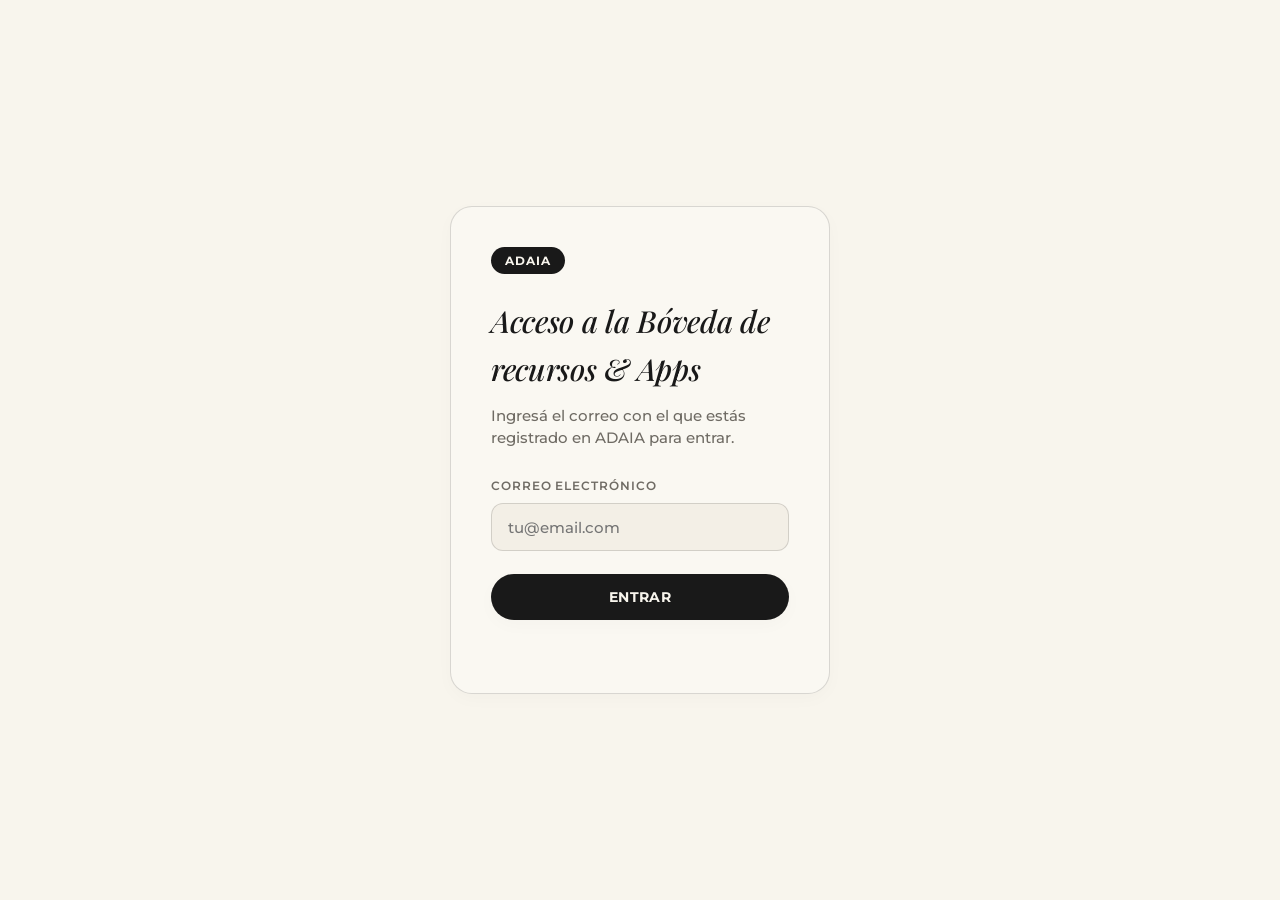
<file: index.html>
<!DOCTYPE html>
<html lang="es">

<head>
    <meta charset="UTF-8">
    <meta name="viewport" content="width=device-width, initial-scale=1.0">
    <title>Acceso al contenido</title>
    <link rel="preconnect" href="https://fonts.googleapis.com">
    <link rel="preconnect" href="https://fonts.gstatic.com" crossorigin>
    <link
        href="https://fonts.googleapis.com/css2?family=Montserrat:ital,wght@0,400;0,500;0,600;0,700;1,400&family=Playfair+Display:ital,wght@1,500;1,600&display=swap"
        rel="stylesheet">
    <link rel="stylesheet" href="https://cdnjs.cloudflare.com/ajax/libs/font-awesome/6.5.1/css/all.min.css">
    <link rel="stylesheet" href="design-tokens-ailencatriel.css">
    <style>
        * {
            margin: 0;
            padding: 0;
            box-sizing: border-box;
        }

        body {
            min-height: 100vh;
            display: flex;
            align-items: center;
            justify-content: center;
            background-color: var(--color-bg);
            color: var(--color-text);
            font-family: var(--font-sans);
            line-height: 1.6;
            padding: 1.5rem;
        }

        h1 {
            font-family: var(--font-serif);
            font-style: italic;
            font-weight: 500;
        }

        .card {
            background: var(--color-surface);
            border: 1px solid var(--color-border-soft);
            border-radius: 22px;
            box-shadow: var(--shadow-soft);
            padding: 2.5rem;
            max-width: 380px;
            width: 100%;
            transition: var(--transition);
        }

        .brand-badge {
            display: inline-block;
            background: var(--color-text);
            color: var(--color-bg);
            padding: 4px 14px;
            font-size: 12px;
            border-radius: 999px;
            font-family: var(--font-sans);
            font-weight: 700;
            letter-spacing: 0.08em;
            text-transform: uppercase;
            margin-bottom: 1.4rem;
        }

        .card h1 {
            font-size: 1.9rem;
            margin-bottom: 0.7rem;
            letter-spacing: -0.01em;
        }

        .card p.sub {
            color: var(--color-text-muted);
            font-size: 0.92rem;
            font-weight: 500;
            margin-bottom: 1.7rem;
            line-height: 1.5;
        }

        label.field-label {
            font-family: var(--font-sans);
            font-size: 0.72rem;
            letter-spacing: 0.08em;
            text-transform: uppercase;
            font-weight: 600;
            color: var(--color-text-muted);
            display: block;
            margin-bottom: 0.5rem;
        }

        input[type="email"] {
            width: 100%;
            background: var(--color-bg-alt);
            color: var(--color-text);
            border: 1px solid var(--color-border-soft);
            border-radius: 12px;
            padding: 0.85rem 1rem;
            font-family: var(--font-sans);
            font-size: 0.95rem;
            font-weight: 500;
            outline: none;
            transition: var(--transition);
            margin-bottom: 1.4rem;
        }

        input[type="email"]:focus {
            border-color: var(--color-text);
            background: var(--color-surface);
        }

        button {
            width: 100%;
            background: var(--color-text);
            color: var(--color-bg);
            border: none;
            border-radius: 999px;
            padding: 0.9rem;
            font-family: var(--font-sans);
            letter-spacing: 0.03em;
            font-weight: 700;
            font-size: 0.9rem;
            text-transform: uppercase;
            cursor: pointer;
            box-shadow: var(--shadow-soft);
            transition: var(--transition);
        }

        button:hover:not(:disabled) {
            transform: translateY(-3px);
            box-shadow: var(--shadow-hover);
        }

        button:active:not(:disabled) {
            transform: translateY(-1px);
        }

        button:disabled {
            opacity: 0.55;
            cursor: default;
            transform: none;
        }

        .msg {
            margin-top: 1rem;
            font-size: 0.85rem;
            font-weight: 600;
            min-height: 1.2em;
        }

        .msg.error {
            color: #b3253f;
        }

        .msg.ok {
            color: #2f7a4f;
        }

        .auth-notice {
            display: flex;
            align-items: flex-start;
            gap: 0.7rem;
            background: var(--color-surface-alt);
            border: 1px solid var(--color-border-soft);
            border-radius: 12px;
            padding: 0.9rem 1rem;
            margin-bottom: 1.5rem;
            font-size: 0.85rem;
            font-weight: 500;
            color: var(--color-text);
            line-height: 1.4;
        }

        .auth-notice i {
            color: var(--color-text-muted);
            margin-top: 0.15rem;
            flex-shrink: 0;
        }
    </style>
    <link rel="manifest" href="/manifest.webmanifest">
    <meta name="theme-color" content="#191919">
    <link rel="icon" type="image/png" href="/icons/icon-192.png?v=2">
    <link rel="apple-touch-icon" href="/icons/apple-touch-icon.png?v=2">
    <script>
        if ('serviceWorker' in navigator) {
            window.addEventListener('load', function () { navigator.serviceWorker.register('/sw.js').catch(function () { }); });
        }
    </script>
</head>

<body>

    <form class="card" id="loginForm">
        <span class="brand-badge">ADAIA</span>
        <h1>Acceso a la Bóveda de recursos &amp; Apps</h1>
        <p class="sub">Ingresá el correo con el que estás registrado en ADAIA para entrar.</p>
        <div class="auth-notice" id="auth-notice" style="display:none;">
            <i class="fas fa-circle-info"></i>
            <span>Necesitás ingresar el correo electrónico con el que adquiriste ADAIA para poder acceder a los
                recursos.</span>
        </div>
        <label class="field-label" for="email">Correo electrónico</label>
        <input type="email" id="email" name="email" required autocomplete="email" placeholder="tu@email.com">
        <button type="submit" id="submitBtn">Entrar</button>
        <div class="msg" id="msg"></div>
    </form>

    <script>
        const form = document.getElementById('loginForm');
        const msg = document.getElementById('msg');
        const btn = document.getElementById('submitBtn');
        const params = new URLSearchParams(window.location.search);
        const next = params.get('next') || '/recursos.html';

        if (params.get('reason') === 'auth') {
            document.getElementById('auth-notice').style.display = 'flex';
        }

        form.addEventListener('submit', async (e) => {
            e.preventDefault();
            const email = document.getElementById('email').value.trim();
            btn.disabled = true;
            msg.textContent = 'Verificando...';
            msg.className = 'msg';

            try {
                const res = await fetch('/api/login', {
                    method: 'POST',
                    headers: { 'Content-Type': 'application/json' },
                    body: JSON.stringify({ email }),
                });
                const data = await res.json();

                if (res.ok && data.ok) {
                    msg.textContent = 'Acceso concedido, redirigiendo...';
                    msg.className = 'msg ok';
                    window.location.href = next;
                } else {
                    msg.textContent = data.message || 'No se pudo verificar el acceso.';
                    msg.className = 'msg error';
                    btn.disabled = false;
                }
            } catch (err) {
                msg.textContent = 'Error de conexión, intentá de nuevo.';
                msg.className = 'msg error';
                btn.disabled = false;
            }
        });
    </script>
</body>

</html>
</file>
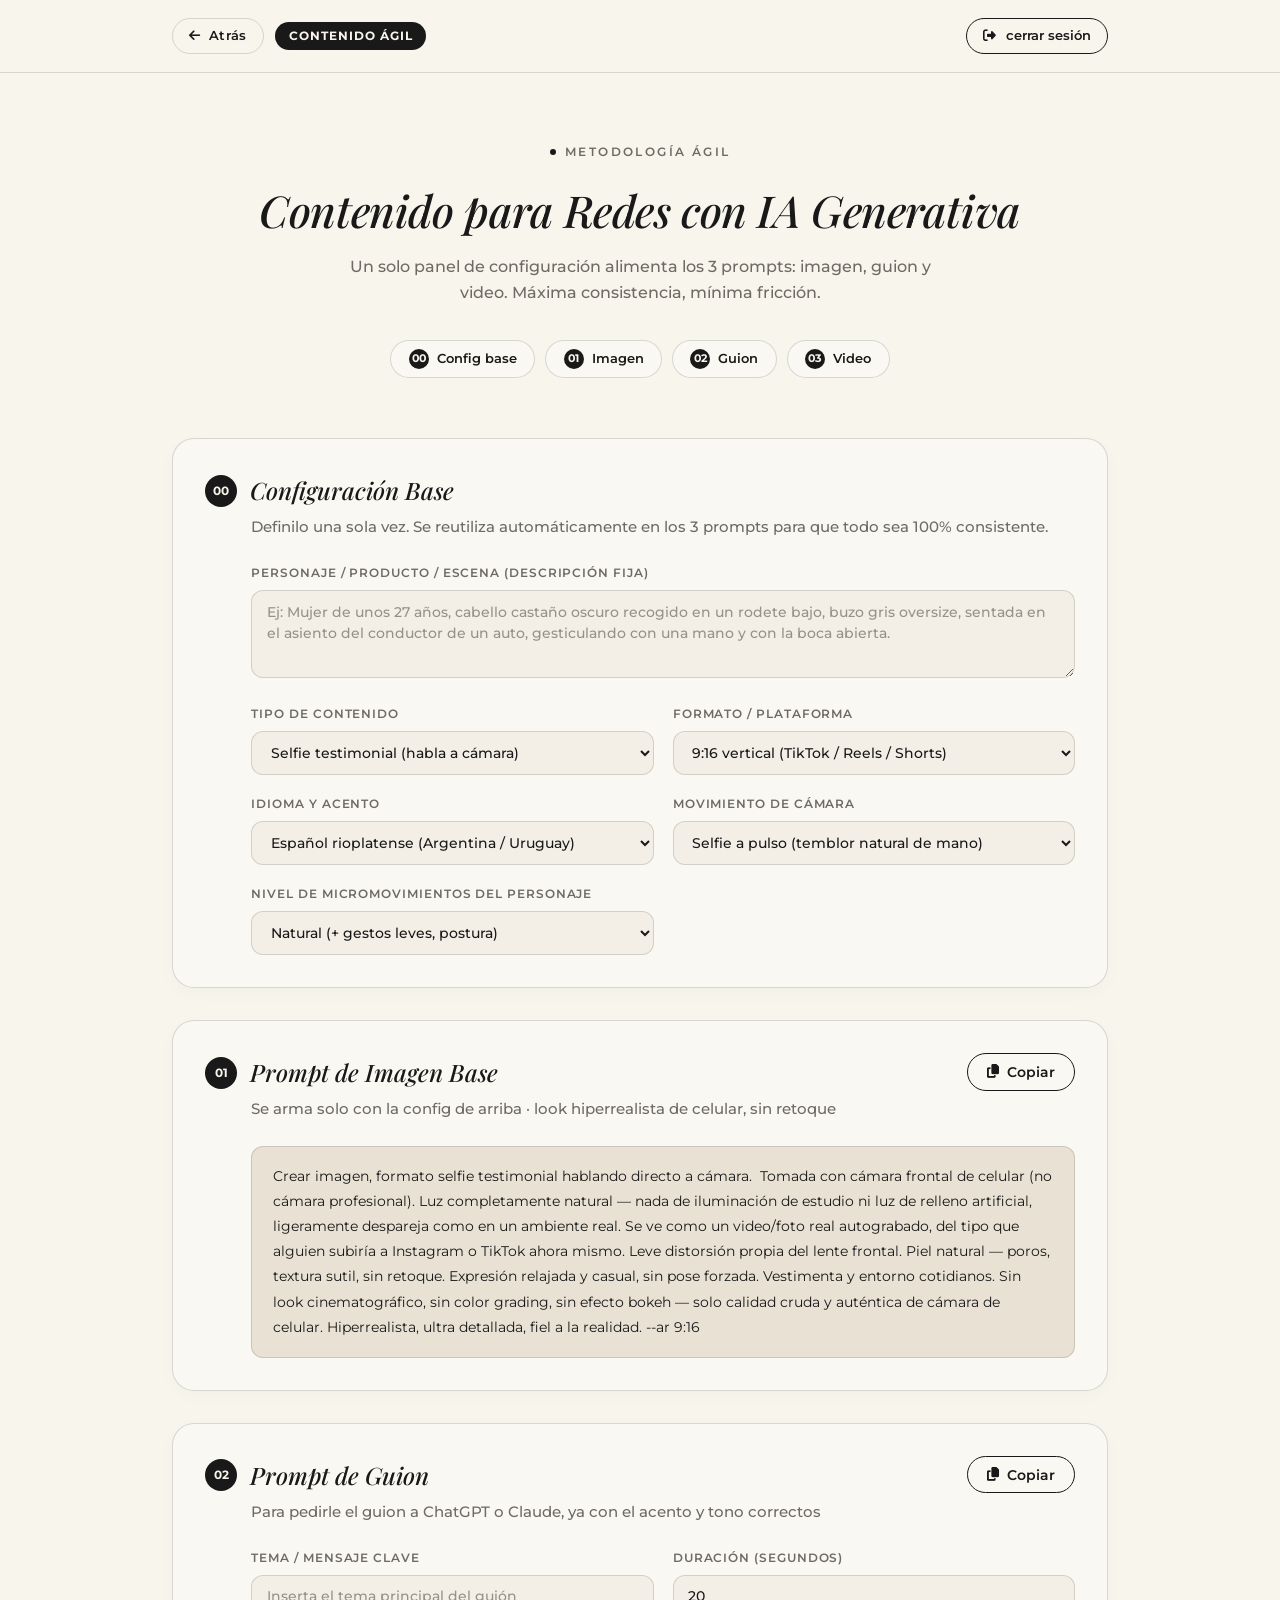
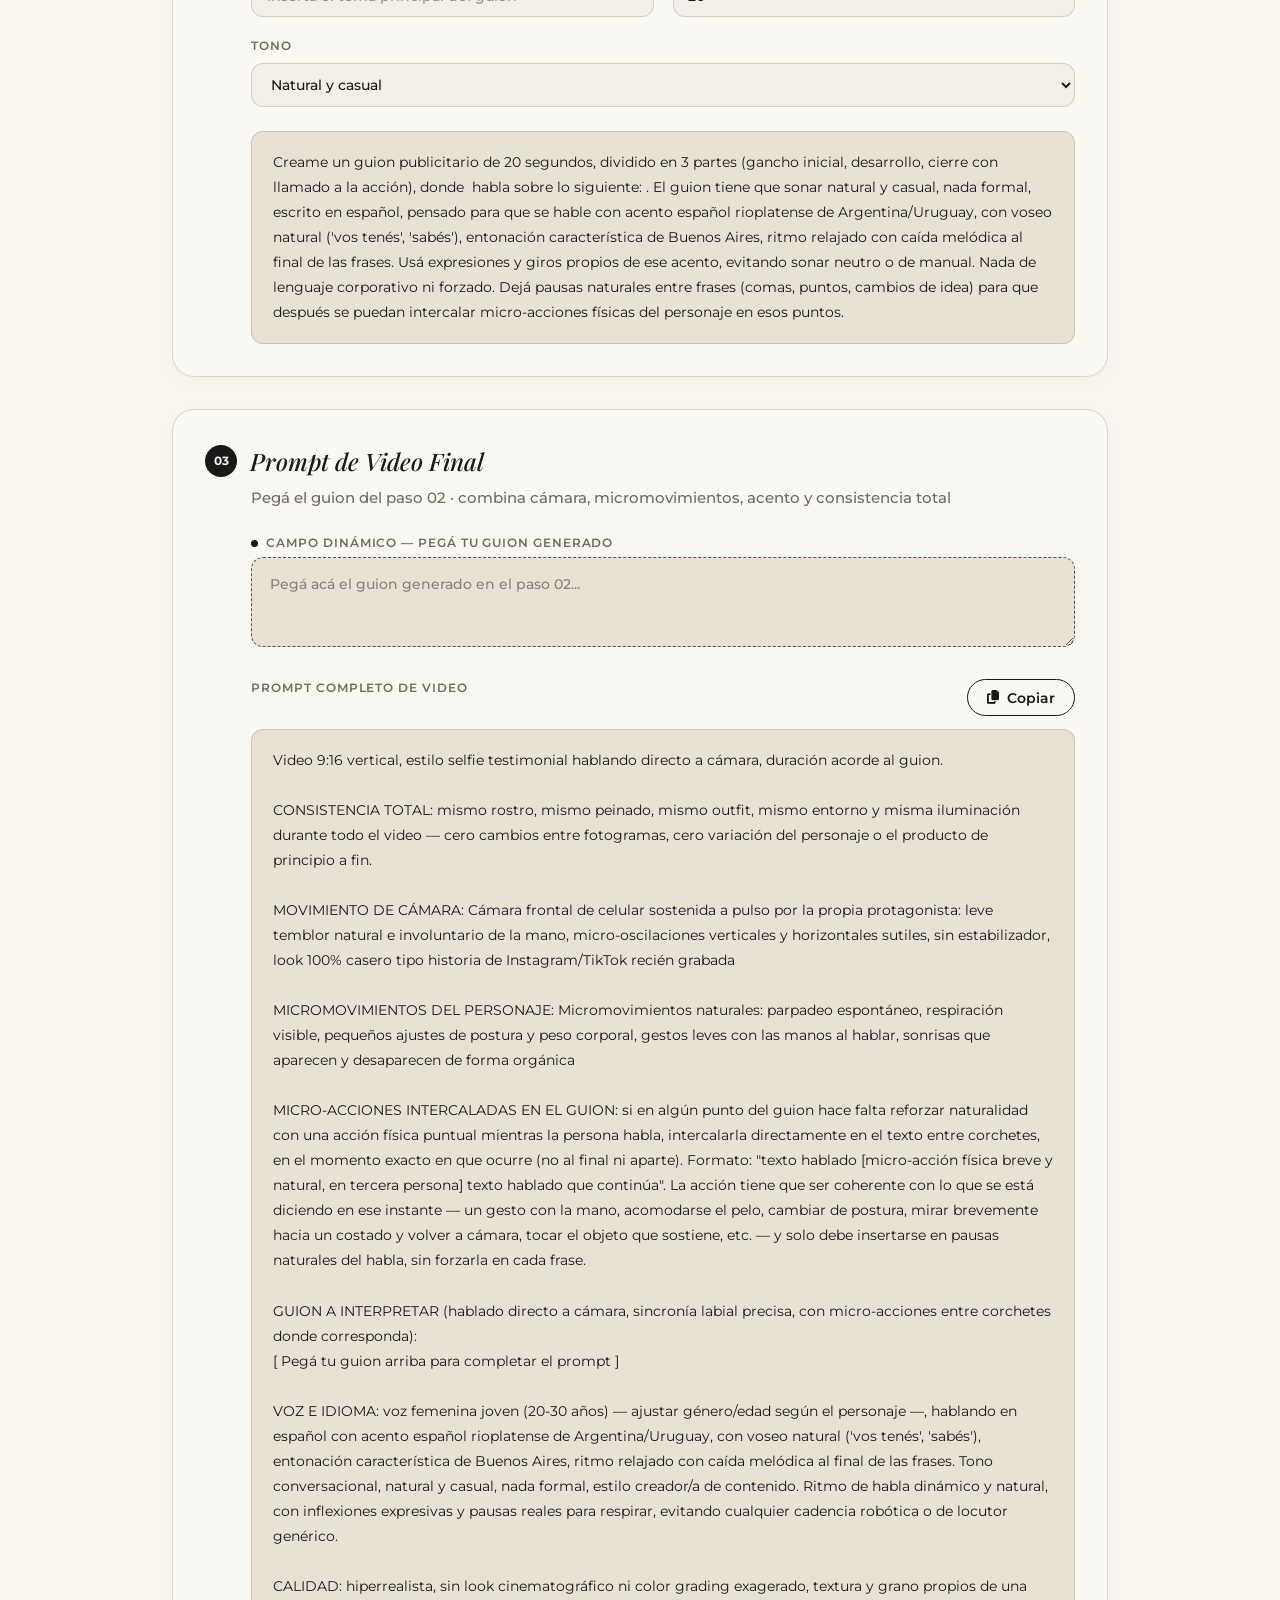
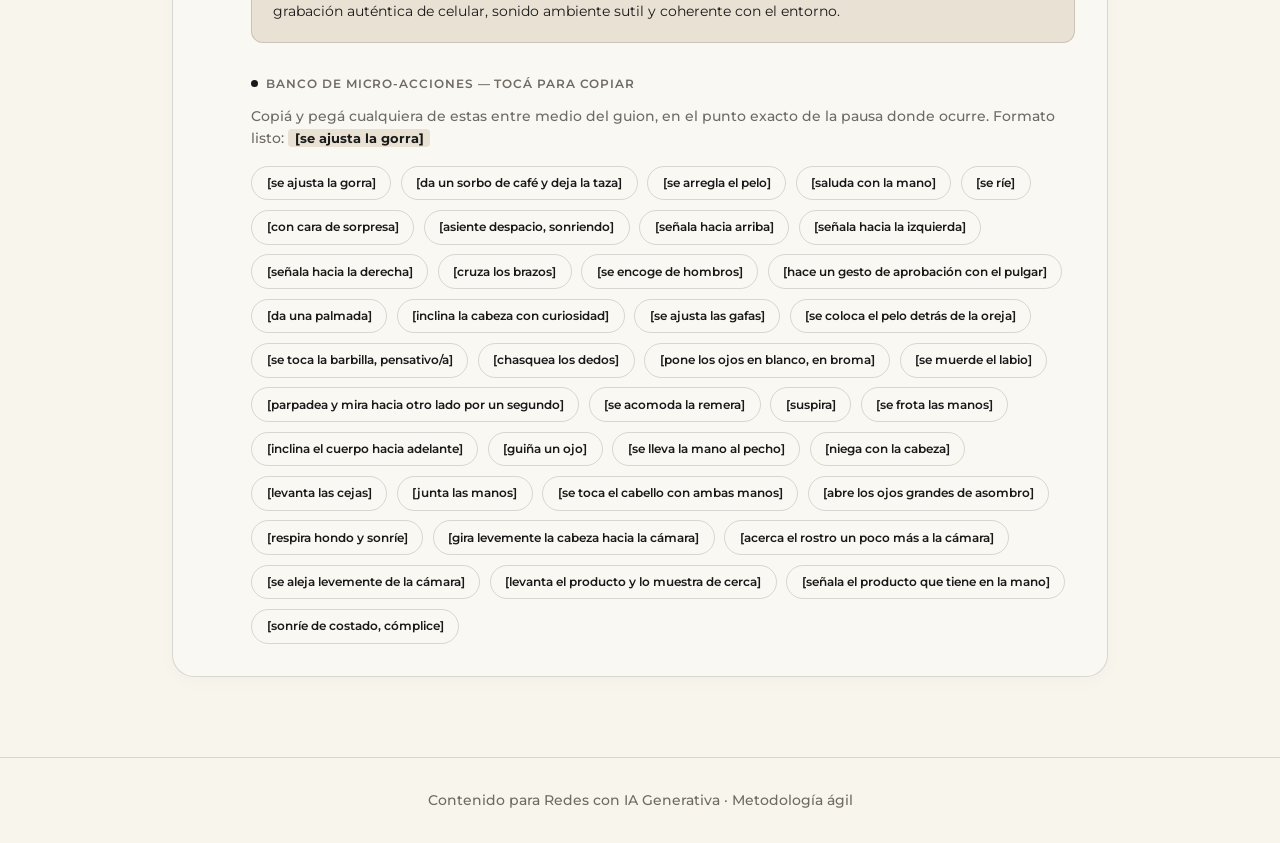
<file: contenido-redes-ia.html>
<!DOCTYPE html>
<html lang="es">

<head>
    <meta charset="UTF-8">
    <meta name="viewport" content="width=device-width, initial-scale=1.0">
    <title>Contenido para Redes con IA Generativa</title>
    <link rel="preconnect" href="https://fonts.googleapis.com">
    <link rel="preconnect" href="https://fonts.gstatic.com" crossorigin>
    <link
        href="https://fonts.googleapis.com/css2?family=Montserrat:wght@400;500;600;700&family=Playfair+Display:ital,wght@1,500;1,600&display=swap"
        rel="stylesheet">
    <link rel="stylesheet" href="https://cdnjs.cloudflare.com/ajax/libs/font-awesome/6.5.1/css/all.min.css">
    <link rel="stylesheet" href="design-tokens-ailencatriel.css">
    <link rel="stylesheet" href="topbar.css">
    <style>
        * {
            margin: 0;
            padding: 0;
            box-sizing: border-box;
        }

        body {
            background-color: var(--color-bg);
            color: var(--color-text);
            font-family: var(--font-sans);
            line-height: 1.6;
        }

        h1,
        h2,
        h3 {
            font-family: var(--font-serif);
            font-style: italic;
            font-weight: 500;
        }

        .step-label {
            font-family: var(--font-sans);
            text-transform: uppercase;
        }

        .container {
            max-width: 1000px;
            margin: 0 auto;
            padding: 0 2rem;
        }

        /* Ancho del topbar propio de esta página (el resto vive en topbar.css) */
        .topbar-inner {
            max-width: 1000px;
            padding: 1.1rem 2rem;
        }

        /* Header */
        header.hero {
            padding: 4rem 0 2.8rem;
            text-align: center;
        }

        .eyebrow {
            display: inline-flex;
            align-items: center;
            gap: 0.6rem;
            font-size: 0.75rem;
            letter-spacing: 0.2em;
            color: var(--color-text-muted);
            font-weight: 600;
            text-transform: uppercase;
            margin-bottom: 1.4rem;
        }

        .eyebrow .dot {
            width: 6px;
            height: 6px;
            border-radius: 50%;
            background: var(--color-text);
        }

        header.hero h1 {
            font-size: clamp(30px, 5.5vw, 44px);
            margin-bottom: 1rem;
            line-height: 1.2;
            letter-spacing: -0.01em;
        }

        header.hero h1 .hl {
            font-style: italic;
        }

        header.hero p {
            max-width: 620px;
            margin: 0 auto;
            color: var(--color-text-muted);
            font-size: 1.02rem;
            font-weight: 500;
        }

        .step-nav {
            display: flex;
            justify-content: center;
            gap: 0.6rem;
            flex-wrap: wrap;
            margin-top: 2.2rem;
        }

        .step-nav a {
            display: flex;
            align-items: center;
            gap: 0.5rem;
            text-decoration: none;
            font-family: var(--font-sans);
            font-size: 0.82rem;
            font-weight: 600;
            color: var(--color-text);
            background: var(--color-surface);
            border: 1px solid var(--color-border-soft);
            border-radius: var(--radius-pill);
            padding: 0.45rem 1.1rem;
            transition: var(--transition);
        }

        .step-nav a:hover {
            border-color: var(--color-text);
            transform: translateY(-2px);
            box-shadow: var(--shadow-hover);
        }

        .step-nav .num {
            width: 20px;
            height: 20px;
            border-radius: 50%;
            background: var(--color-text);
            color: var(--color-bg);
            display: flex;
            align-items: center;
            justify-content: center;
            font-size: 0.68rem;
            font-weight: 700;
        }

        main {
            padding: 1rem 0 5rem;
            display: flex;
            flex-direction: column;
            gap: 2rem;
        }

        /* Section card */
        section.card {
            background: var(--color-surface);
            border: 1px solid var(--color-border-soft);
            border-radius: var(--radius-card);
            box-shadow: var(--shadow-soft);
            padding: 2rem;
            transition: var(--transition);
        }

        .card-head {
            display: flex;
            flex-wrap: wrap;
            justify-content: space-between;
            align-items: flex-start;
            gap: 1rem;
            margin-bottom: 1.5rem;
        }

        .card-title-row {
            display: flex;
            align-items: center;
            gap: 0.8rem;
            margin-bottom: 0.4rem;
        }

        .step-badge {
            width: 32px;
            height: 32px;
            flex-shrink: 0;
            border-radius: 50%;
            background: var(--color-text);
            display: flex;
            align-items: center;
            justify-content: center;
            font-family: var(--font-sans);
            font-weight: 700;
            font-size: 0.78rem;
            color: var(--color-bg);
        }

        section.card h2 {
            font-size: 1.5rem;
        }

        .card-sub {
            color: var(--color-text-muted);
            font-size: 0.92rem;
            font-weight: 500;
            margin-left: 2.9rem;
        }

        .copy-btn {
            flex-shrink: 0;
            display: flex;
            align-items: center;
            gap: 0.5rem;
            background: transparent;
            color: var(--color-text);
            border: 1px solid var(--color-text);
            border-radius: var(--radius-pill);
            padding: 0.6rem 1.2rem;
            font-family: var(--font-sans);
            font-weight: 600;
            font-size: 0.85rem;
            cursor: pointer;
            transition: var(--transition);
        }

        .copy-btn:hover {
            background: var(--color-text);
            color: var(--color-bg);
            transform: translateY(-2px);
            box-shadow: var(--shadow-hover);
        }

        .copy-btn.copied {
            background: var(--color-text);
            color: var(--color-bg);
        }

        .field-block {
            margin-left: 2.9rem;
        }

        label.field-label {
            font-family: var(--font-sans);
            font-size: 0.72rem;
            letter-spacing: 0.08em;
            text-transform: uppercase;
            font-weight: 600;
            color: var(--color-text-muted);
            display: block;
            margin-bottom: 0.5rem;
        }

        .field-input,
        .field-select,
        .field-textarea {
            width: 100%;
            background: var(--color-bg-alt);
            color: var(--color-text);
            border: 1px solid var(--color-border-soft);
            border-radius: 12px;
            padding: 0.7rem 0.9rem;
            font-family: var(--font-sans);
            font-size: 0.88rem;
            font-weight: 500;
            outline: none;
            transition: var(--transition);
        }

        .field-input:focus,
        .field-select:focus,
        .field-textarea:focus {
            border-color: var(--color-text);
            background: var(--color-surface);
        }

        .field-input::placeholder,
        .field-textarea::placeholder {
            color: var(--color-text-muted);
            opacity: 0.7;
        }

        select.field-select {
            cursor: pointer;
        }

        textarea.field-textarea {
            resize: vertical;
            min-height: 70px;
            line-height: 1.5;
        }

        .grid-2 {
            display: grid;
            grid-template-columns: 1fr 1fr;
            gap: 1.2rem;
        }

        .editable-zone {
            background: var(--color-surface-alt);
            border: 1px dashed var(--color-border);
            border-radius: 12px;
            padding: 0.9rem 1.1rem;
            color: var(--color-text);
            font-family: var(--font-sans);
            font-size: 0.88rem;
            font-weight: 500;
            line-height: 1.7;
            width: 100%;
            resize: vertical;
            outline: none;
            min-height: 90px;
            transition: var(--transition);
        }

        .editable-zone:focus {
            border-color: var(--color-text);
        }

        .editable-zone::placeholder {
            color: var(--color-text-muted);
            opacity: 0.8;
        }

        .output-box {
            background: var(--color-surface-alt);
            border: 1px solid var(--color-border-soft);
            border-radius: 12px;
            padding: 1.1rem 1.3rem;
            font-family: var(--font-sans);
            font-size: 0.87rem;
            color: var(--color-text);
            line-height: 1.8;
            white-space: pre-wrap;
            word-break: break-word;
            min-height: 80px;
            font-weight: 400;
        }

        .pulse-row {
            display: flex;
            align-items: center;
            gap: 0.5rem;
            margin-bottom: 0.3rem;
        }

        .pulse-dot {
            width: 7px;
            height: 7px;
            border-radius: 50%;
            background: var(--color-text);
            animation: pulse 2s infinite;
            flex-shrink: 0;
        }

        @keyframes pulse {

            0%,
            100% {
                opacity: 1;
                transform: scale(1);
            }

            50% {
                opacity: 0.4;
                transform: scale(0.75);
            }
        }

        .pulse-label {
            font-family: var(--font-sans);
            font-size: 0.72rem;
            letter-spacing: 0.08em;
            text-transform: uppercase;
            font-weight: 600;
            color: var(--color-text-muted);
        }

        .micro-note {
            color: var(--color-text-muted);
            font-size: 0.85rem;
            font-weight: 500;
            margin: 0.8rem 0 1rem;
        }

        .micro-note code {
            background: var(--color-surface-alt);
            color: var(--color-text);
            padding: 0.1rem 0.4rem;
            border-radius: 4px;
            font-family: var(--font-sans);
            font-weight: 700;
            font-size: 0.8rem;
        }

        .micro-bank {
            display: flex;
            flex-wrap: wrap;
            gap: 0.6rem;
        }

        .micro-chip {
            background: transparent;
            border: 1px solid var(--color-border-soft);
            border-radius: var(--radius-pill);
            padding: 0.4rem 0.9rem;
            color: var(--color-text);
            font-family: var(--font-sans);
            font-size: 0.78rem;
            font-weight: 600;
            cursor: pointer;
            white-space: nowrap;
            transition: var(--transition);
        }

        .micro-chip:hover {
            border-color: var(--color-text);
            transform: translateY(-2px);
            box-shadow: var(--shadow-hover);
        }

        .micro-chip.copied {
            background: var(--color-text);
            color: var(--color-bg);
            border-color: var(--color-text);
        }

        footer.page-footer {
            border-top: 1px solid var(--color-border-soft);
            padding: 2rem 0;
            text-align: center;
            color: var(--color-text-muted);
            font-size: 0.85rem;
            font-weight: 500;
        }

        #toast {
            position: fixed;
            bottom: 1.5rem;
            right: 1.5rem;
            transform: translateY(120%);
            opacity: 0;
            background: var(--color-text);
            color: var(--color-bg);
            font-weight: 600;
            padding: 0.8rem 1.4rem;
            border-radius: var(--radius-pill);
            box-shadow: var(--shadow-hover);
            transition: all 0.3s ease;
            z-index: 100;
            display: flex;
            align-items: center;
            gap: 0.6rem;
            font-family: var(--font-sans);
        }

        #toast.show {
            transform: translateY(0);
            opacity: 1;
        }

        @media (max-width: 700px) {
            .grid-2 {
                grid-template-columns: 1fr;
            }

            .card-sub,
            .field-block {
                margin-left: 0;
            }

            section.card {
                padding: 1.4rem;
            }
        }
    </style>
    <link rel="manifest" href="/manifest.webmanifest">
    <meta name="theme-color" content="#191919">
    <link rel="icon" type="image/png" href="/icons/icon-192.png?v=2">
    <link rel="apple-touch-icon" href="/icons/apple-touch-icon.png?v=2">
    <script>
        if ('serviceWorker' in navigator) {
            window.addEventListener('load', function () { navigator.serviceWorker.register('/sw.js').catch(function () { }); });
        }
    </script>
</head>

<body>

    <div class="topbar">
        <div class="topbar-inner">
            <div class="brand">
                <a class="back-link" href="recursos.html"><i class="fas fa-arrow-left"></i> Atrás</a>
                <span class="brand-badge">CONTENIDO ÁGIL</span>
            </div>
            <div class="topbar-actions">
                <a class="logout-btn" href="/api/logout">
                    <i class="fas fa-right-from-bracket"></i>
                    <span>cerrar sesión</span>
                </a>
            </div>
        </div>
    </div>

    <div class="container">
        <header class="hero">
            <div class="eyebrow"><span class="dot"></span> Metodología ágil</div>
            <h1>Contenido para Redes con <span class="hl">IA Generativa</span></h1>
            <p>Un solo panel de configuración alimenta los 3 prompts: imagen, guion y video. Máxima consistencia, mínima
                fricción.</p>

            <nav class="step-nav">
                <a href="#config"><span class="num">00</span> Config base</a>
                <a href="#prompt-imagen"><span class="num">01</span> Imagen</a>
                <a href="#prompt-guion"><span class="num">02</span> Guion</a>
                <a href="#prompt-video"><span class="num">03</span> Video</a>
            </nav>
        </header>

        <main>

            <!-- 00 CONFIG -->
            <section class="card" id="config">
                <div class="card-title-row">
                    <div class="step-badge">00</div>
                    <h2>Configuración Base</h2>
                </div>
                <p class="card-sub">Definilo una sola vez. Se reutiliza automáticamente en los 3 prompts para que todo
                    sea 100% consistente.</p>

                <div class="field-block" style="margin-top:1.5rem;">
                    <div class="grid-2" style="grid-template-columns: 1fr;">
                        <div>
                            <label class="field-label">Personaje / producto / escena (descripción fija)</label>
                            <textarea id="cfg-personaje" class="field-textarea" rows="3" oninput="updateAll()"
                                placeholder="Ej: Mujer de unos 27 años, cabello castaño oscuro recogido en un rodete bajo, buzo gris oversize, sentada en el asiento del conductor de un auto, gesticulando con una mano y con la boca abierta."></textarea>
                        </div>
                    </div>

                    <div class="grid-2" style="margin-top:1.2rem;">
                        <div>
                            <label class="field-label">Tipo de contenido</label>
                            <select id="cfg-tipo" class="field-select" onchange="updateAll()">
                                <option value="selfie testimonial hablando directo a cámara">Selfie testimonial (habla a
                                    cámara)</option>
                                <option value="unboxing / muestra de producto en primer plano">Unboxing / muestra de
                                    producto</option>
                                <option value="review o recomendación casual">Review / recomendación</option>
                                <option value="tutorial paso a paso">Tutorial paso a paso</option>
                                <option value="skit humorístico o situación cotidiana">Skit humorístico / situación
                                    cotidiana</option>
                                <option value="lifestyle / día en la vida">Lifestyle / día en la vida</option>
                            </select>
                        </div>
                        <div>
                            <label class="field-label">Formato / plataforma</label>
                            <select id="cfg-formato" class="field-select" onchange="updateAll()">
                                <option value="9:16 vertical">9:16 vertical (TikTok / Reels / Shorts)</option>
                                <option value="1:1 cuadrado">1:1 cuadrado (Feed)</option>
                                <option value="4:5 vertical">4:5 vertical (Feed Instagram)</option>
                                <option value="16:9 horizontal">16:9 horizontal (YouTube)</option>
                                <option value="3:4 vertical">3:4 vertical</option>
                                <option value="4:3 horizontal">4:3 horizontal</option>
                                <option value="2:3 vertical">2:3 vertical (Pinterest)</option>
                                <option value="3:2 horizontal">3:2 horizontal (fotografía clásica)</option>
                                <option value="21:9 panorámico">21:9 panorámico</option>
                            </select>
                        </div>
                        <div>
                            <label class="field-label">Idioma y acento</label>
                            <select id="cfg-acento" class="field-select" onchange="updateAll()">
                                <option value="ar_rio">Español rioplatense (Argentina / Uruguay)</option>
                                <option value="co_paisa">Español colombiano paisa (Medellín)</option>
                                <option value="mx_neutro">Español mexicano (CDMX, neutro)</option>
                                <option value="es_madrid">Español peninsular (Madrid)</option>
                                <option value="cl_santiago">Español chileno (Santiago)</option>
                                <option value="pe_lima">Español peruano (Lima)</option>
                                <option value="ve_caracas">Español venezolano (Caracas)</option>
                                <option value="us_en">Inglés americano (US, neutro)</option>
                                <option value="uk_en">Inglés británico (Londres / RP)</option>
                                <option value="br_pt">Portugués brasileño (carioca)</option>
                            </select>
                        </div>
                        <div>
                            <label class="field-label">Movimiento de cámara</label>
                            <select id="cfg-camara" class="field-select" onchange="updateAll()">
                                <option value="selfie_pulso">Selfie a pulso (temblor natural de mano)</option>
                                <option value="selfie_gimbal">Selfie con leve estabilización</option>
                                <option value="tripode_fijo">Trípode fijo (encuadre estático)</option>
                                <option value="tercero_mano">Grabada por otra persona, en mano</option>
                            </select>
                        </div>
                        <div>
                            <label class="field-label">Nivel de micromovimientos del personaje</label>
                            <select id="cfg-micro" class="field-select" onchange="updateAll()">
                                <option value="sutil">Sutil (parpadeo, respiración, mirada)</option>
                                <option value="natural" selected>Natural (+ gestos leves, postura)</option>
                                <option value="expresivo">Expresivo (+ gestos amplios, energía alta)</option>
                            </select>
                        </div>
                    </div>
                </div>
            </section>

            <!-- 01 IMAGEN -->
            <section class="card" id="prompt-imagen">
                <div class="card-head">
                    <div>
                        <div class="card-title-row">
                            <div class="step-badge">01</div>
                            <h2>Prompt de Imagen Base</h2>
                        </div>
                        <p class="card-sub">Se arma solo con la config de arriba · look hiperrealista de celular, sin
                            retoque</p>
                    </div>
                    <button class="copy-btn" onclick="copyOutput('output-imagen', this)">
                        <i class="fas fa-copy"></i> <span>Copiar</span>
                    </button>
                </div>
                <div class="field-block output-box" id="output-imagen"></div>
            </section>

            <!-- 02 GUION -->
            <section class="card" id="prompt-guion">
                <div class="card-head">
                    <div>
                        <div class="card-title-row">
                            <div class="step-badge">02</div>
                            <h2>Prompt de Guion</h2>
                        </div>
                        <p class="card-sub">Para pedirle el guion a ChatGPT o Claude, ya con el acento y tono correctos
                        </p>
                    </div>
                    <button class="copy-btn" onclick="copyOutput('output-guion', this)">
                        <i class="fas fa-copy"></i> <span>Copiar</span>
                    </button>
                </div>

                <div class="field-block">
                    <div class="grid-2">
                        <div>
                            <label class="field-label">Tema / mensaje clave</label>
                            <input id="cfg-tema" class="field-input" oninput="updateAll()"
                                placeholder="Inserta el tema principal del guión">
                        </div>
                        <div>
                            <label class="field-label">Duración (segundos)</label>
                            <input id="cfg-duracion" type="number" class="field-input" oninput="updateAll()" value="20"
                                min="5" max="90">
                        </div>
                    </div>
                    <div style="margin-top:1.2rem;">
                        <label class="field-label">Tono</label>
                        <select id="cfg-tono" class="field-select" onchange="updateAll()">
                            <option value="natural y casual, nada formal">Natural y casual</option>
                            <option value="entusiasta y enérgico">Entusiasta y enérgico</option>
                            <option value="cercano y confidente, como contándole a una amiga">Cercano / confidente
                            </option>
                            <option value="informativo pero relajado">Informativo relajado</option>
                            <option value="con humor y espontaneidad">Con humor</option>
                        </select>
                    </div>
                </div>

                <div class="field-block output-box" id="output-guion" style="margin-top:1.5rem;"></div>
            </section>

            <!-- 03 VIDEO -->
            <section class="card" id="prompt-video">
                <div class="card-title-row">
                    <div class="step-badge">03</div>
                    <h2>Prompt de Video Final</h2>
                </div>
                <p class="card-sub">Pegá el guion del paso 02 · combina cámara, micromovimientos, acento y consistencia
                    total</p>

                <div class="field-block" style="margin-top:1.5rem;">
                    <div class="pulse-row">
                        <div class="pulse-dot"></div>
                        <span class="pulse-label">Campo dinámico — pegá tu guion generado</span>
                    </div>
                    <textarea id="script-input" class="editable-zone"
                        placeholder="Pegá acá el guion generado en el paso 02..." oninput="updateAll()"></textarea>

                    <div style="margin-top:1.5rem;">
                        <div class="card-head" style="margin-bottom:0.8rem;">
                            <span class="pulse-label">Prompt completo de video</span>
                            <button class="copy-btn" onclick="copyOutput('output-video', this)">
                                <i class="fas fa-copy"></i> <span>Copiar</span>
                            </button>
                        </div>
                        <div class="output-box" id="output-video"></div>
                    </div>

                    <div style="margin-top:2rem;">
                        <div class="pulse-row">
                            <div class="pulse-dot"></div>
                            <span class="pulse-label">Banco de micro-acciones — tocá para copiar</span>
                        </div>
                        <p class="micro-note">Copiá y pegá cualquiera de estas entre medio del guion, en el punto exacto
                            de la pausa donde ocurre. Formato listo: <code>[se ajusta la gorra]</code></p>
                        <div id="micro-bank" class="micro-bank"></div>
                    </div>
                </div>
            </section>

        </main>
    </div>

    <footer class="page-footer">
        <p>Contenido para Redes con IA Generativa · Metodología ágil</p>
    </footer>

    <div id="toast"><i class="fas fa-check"></i> <span class="toast-text">¡Copiado al portapapeles!</span></div>

    <script src="shared.js"></script>
    <script>
        /* ---------- Data ---------- */
        const ACCENTS = {
            ar_rio: { idioma: "español", desc: "acento español rioplatense de Argentina/Uruguay, con voseo natural ('vos tenés', 'sabés'), entonación característica de Buenos Aires, ritmo relajado con caída melódica al final de las frases" },
            co_paisa: { idioma: "español", desc: "acento colombiano paisa (Medellín), cadencia suave y cantada, uso natural de 'parce', 'pues', 'qué más'" },
            mx_neutro: { idioma: "español", desc: "acento mexicano neutro (CDMX), cálido y claro, uso natural de diminutivos" },
            es_madrid: { idioma: "español", desc: "acento español peninsular de Madrid, distinción de 'c/z', ritmo rápido y directo, uso de 'vale', 'tío/tía'" },
            cl_santiago: { idioma: "español", desc: "acento chileno de Santiago, habla rápida, aspiración de la 's' final, modismos como 'po', 'cachái'" },
            pe_lima: { idioma: "español", desc: "acento peruano de Lima, entonación pausada, clara y educada" },
            ve_caracas: { idioma: "español", desc: "acento venezolano de Caracas, cálido y expresivo, uso natural de 'chamo/chama'" },
            us_en: { idioma: "inglés", desc: "neutral American English accent, casual and upbeat" },
            uk_en: { idioma: "inglés", desc: "British English accent (London / RP), conversational tone" },
            br_pt: { idioma: "portugués", desc: "acento carioca de Brasil (Río de Janeiro), habla melódica y cercana" },
        };

        const CAMERA = {
            selfie_pulso: "Cámara frontal de celular sostenida a pulso por la propia protagonista: leve temblor natural e involuntario de la mano, micro-oscilaciones verticales y horizontales sutiles, sin estabilizador, look 100% casero tipo historia de Instagram/TikTok recién grabada",
            selfie_gimbal: "Cámara frontal con leve estabilización tipo gimbal casero: movimiento suave y fluido, pero conservando pequeñas variaciones naturales de encuadre, sensación de cámara en mano bien sostenida",
            tripode_fijo: "Cámara fija sobre trípode o superficie estable: encuadre completamente estático, sin paneos ni temblores, todo el movimiento ocurre dentro del cuadro por parte de la protagonista",
            tercero_mano: "Cámara sostenida por otra persona (no selfie): ligeros movimientos de mano al grabar, distancia media, ángulo que varía levemente como en una grabación espontánea",
        };

        const MICRO = {
            sutil: "Micromovimientos sutiles y naturales: parpadeo espontáneo, respiración visible en hombros y pecho, pequeños giros de cabeza, la mirada se desvía brevemente de cámara y vuelve",
            natural: "Micromovimientos naturales: parpadeo espontáneo, respiración visible, pequeños ajustes de postura y peso corporal, gestos leves con las manos al hablar, sonrisas que aparecen y desaparecen de forma orgánica",
            expresivo: "Micromovimientos expresivos: todo lo anterior más gestos amplios con las manos, expresiones faciales marcadas acorde al guion, movimientos de cabeza notorios y energía corporal alta, sin perder naturalidad",
        };

        const MICRO_ACTIONS = [
            "se ajusta la gorra",
            "da un sorbo de café y deja la taza",
            "se arregla el pelo",
            "saluda con la mano",
            "se ríe",
            "con cara de sorpresa",
            "asiente despacio, sonriendo",
            "señala hacia arriba",
            "señala hacia la izquierda",
            "señala hacia la derecha",
            "cruza los brazos",
            "se encoge de hombros",
            "hace un gesto de aprobación con el pulgar",
            "da una palmada",
            "inclina la cabeza con curiosidad",
            "se ajusta las gafas",
            "se coloca el pelo detrás de la oreja",
            "se toca la barbilla, pensativo/a",
            "chasquea los dedos",
            "pone los ojos en blanco, en broma",
            "se muerde el labio",
            "parpadea y mira hacia otro lado por un segundo",
            "se acomoda la remera",
            "suspira",
            "se frota las manos",
            "inclina el cuerpo hacia adelante",
            "guiña un ojo",
            "se lleva la mano al pecho",
            "niega con la cabeza",
            "levanta las cejas",
            "junta las manos",
            "se toca el cabello con ambas manos",
            "abre los ojos grandes de asombro",
            "respira hondo y sonríe",
            "gira levemente la cabeza hacia la cámara",
            "acerca el rostro un poco más a la cámara",
            "se aleja levemente de la cámara",
            "levanta el producto y lo muestra de cerca",
            "señala el producto que tiene en la mano",
            "sonríe de costado, cómplice",
        ];

        /* ---------- Helpers ---------- */
        function val(id) { return document.getElementById(id).value; }

        function buildImagePrompt() {
            const personaje = val('cfg-personaje').trim();
            const tipo = document.getElementById('cfg-tipo').selectedOptions[0].value;
            const formato = document.getElementById('cfg-formato').selectedOptions[0].value;
            const camKey = val('cfg-camara');
            const camText = camKey.startsWith('selfie') ? "Tomada con cámara frontal de celular (no cámara profesional)." : "Tomada con cámara de celular en mano (no cámara profesional).";
            return `Crear imagen, formato ${tipo}. ${personaje} ${camText} Luz completamente natural — nada de iluminación de estudio ni luz de relleno artificial, ligeramente despareja como en un ambiente real. Se ve como un video/foto real autograbado, del tipo que alguien subiría a Instagram o TikTok ahora mismo. Leve distorsión propia del lente frontal. Piel natural — poros, textura sutil, sin retoque. Expresión relajada y casual, sin pose forzada. Vestimenta y entorno cotidianos. Sin look cinematográfico, sin color grading, sin efecto bokeh — solo calidad cruda y auténtica de cámara de celular. Hiperrealista, ultra detallada, fiel a la realidad. --ar ${formato.split(' ')[0]}`;
        }

        function buildScriptPrompt() {
            const tema = val('cfg-tema').trim();
            const duracion = val('cfg-duracion').trim() || "20";
            const tono = document.getElementById('cfg-tono').selectedOptions[0].value;
            const accKey = val('cfg-acento');
            const acc = ACCENTS[accKey];
            const personaje = val('cfg-personaje').trim();
            return `Creame un guion publicitario de ${duracion} segundos, dividido en 3 partes (gancho inicial, desarrollo, cierre con llamado a la acción), donde ${personaje.charAt(0).toLowerCase() + personaje.slice(1)} habla sobre lo siguiente: ${tema}. El guion tiene que sonar ${tono}, escrito en ${acc.idioma}, pensado para que se hable con ${acc.desc}. Usá expresiones y giros propios de ese acento, evitando sonar neutro o de manual. Nada de lenguaje corporativo ni forzado. Dejá pausas naturales entre frases (comas, puntos, cambios de idea) para que después se puedan intercalar micro-acciones físicas del personaje en esos puntos.`;
        }

        function buildVideoPrompt() {
            const personaje = val('cfg-personaje').trim();
            const tipo = document.getElementById('cfg-tipo').selectedOptions[0].value;
            const formato = document.getElementById('cfg-formato').selectedOptions[0].value;
            const camKey = val('cfg-camara');
            const microKey = val('cfg-micro');
            const accKey = val('cfg-acento');
            const acc = ACCENTS[accKey];
            const script = val('script-input').trim();
            const scriptBlock = script ? script : "[ Pegá tu guion arriba para completar el prompt ]";

            return `Video ${formato}, estilo ${tipo}, duración acorde al guion. ${personaje}

CONSISTENCIA TOTAL: mismo rostro, mismo peinado, mismo outfit, mismo entorno y misma iluminación durante todo el video — cero cambios entre fotogramas, cero variación del personaje o el producto de principio a fin.

MOVIMIENTO DE CÁMARA: ${CAMERA[camKey]}

MICROMOVIMIENTOS DEL PERSONAJE: ${MICRO[microKey]}

MICRO-ACCIONES INTERCALADAS EN EL GUION: si en algún punto del guion hace falta reforzar naturalidad con una acción física puntual mientras la persona habla, intercalarla directamente en el texto entre corchetes, en el momento exacto en que ocurre (no al final ni aparte). Formato: "texto hablado [micro-acción física breve y natural, en tercera persona] texto hablado que continúa". La acción tiene que ser coherente con lo que se está diciendo en ese instante — un gesto con la mano, acomodarse el pelo, cambiar de postura, mirar brevemente hacia un costado y volver a cámara, tocar el objeto que sostiene, etc. — y solo debe insertarse en pausas naturales del habla, sin forzarla en cada frase.

GUION A INTERPRETAR (hablado directo a cámara, sincronía labial precisa, con micro-acciones entre corchetes donde corresponda):
${scriptBlock}

VOZ E IDIOMA: voz femenina joven (20-30 años) — ajustar género/edad según el personaje —, hablando en ${acc.idioma} con ${acc.desc}. Tono conversacional, ${document.getElementById('cfg-tono').selectedOptions[0].value}, estilo creador/a de contenido. Ritmo de habla dinámico y natural, con inflexiones expresivas y pausas reales para respirar, evitando cualquier cadencia robótica o de locutor genérico.

CALIDAD: hiperrealista, sin look cinematográfico ni color grading exagerado, textura y grano propios de una grabación auténtica de celular, sonido ambiente sutil y coherente con el entorno.`;
        }

        function updateAll() {
            document.getElementById('output-imagen').textContent = buildImagePrompt();
            document.getElementById('output-guion').textContent = buildScriptPrompt();
            document.getElementById('output-video').textContent = buildVideoPrompt();
        }

        function renderMicroBank() {
            const bank = document.getElementById('micro-bank');
            bank.innerHTML = '';
            MICRO_ACTIONS.forEach(action => {
                const chip = document.createElement('span');
                chip.className = 'micro-chip';
                chip.textContent = `[${action}]`;
                chip.onclick = () => copyChip(`[${action}]`, chip);
                bank.appendChild(chip);
            });
        }

        async function copyOutput(elementId, btn) {
            const text = document.getElementById(elementId).textContent;
            try {
                await copyToClipboard(text);
                showToast('¡Copiado al portapapeles!');
                const orig = btn.innerHTML;
                btn.classList.add('copied');
                btn.innerHTML = `<i class="fas fa-check"></i> <span>¡Copiado!</span>`;
                setTimeout(() => { btn.innerHTML = orig; btn.classList.remove('copied'); }, 2000);
            } catch (e) { console.error(e); }
        }

        async function copyChip(text, chip) {
            try {
                await copyToClipboard(text);
                showToast('¡Copiado al portapapeles!');
                chip.classList.add('copied');
                setTimeout(() => chip.classList.remove('copied'), 1200);
            } catch (e) { console.error(e); }
        }

        updateAll();
        renderMicroBank();
    </script>
</body>

</html>
</file>
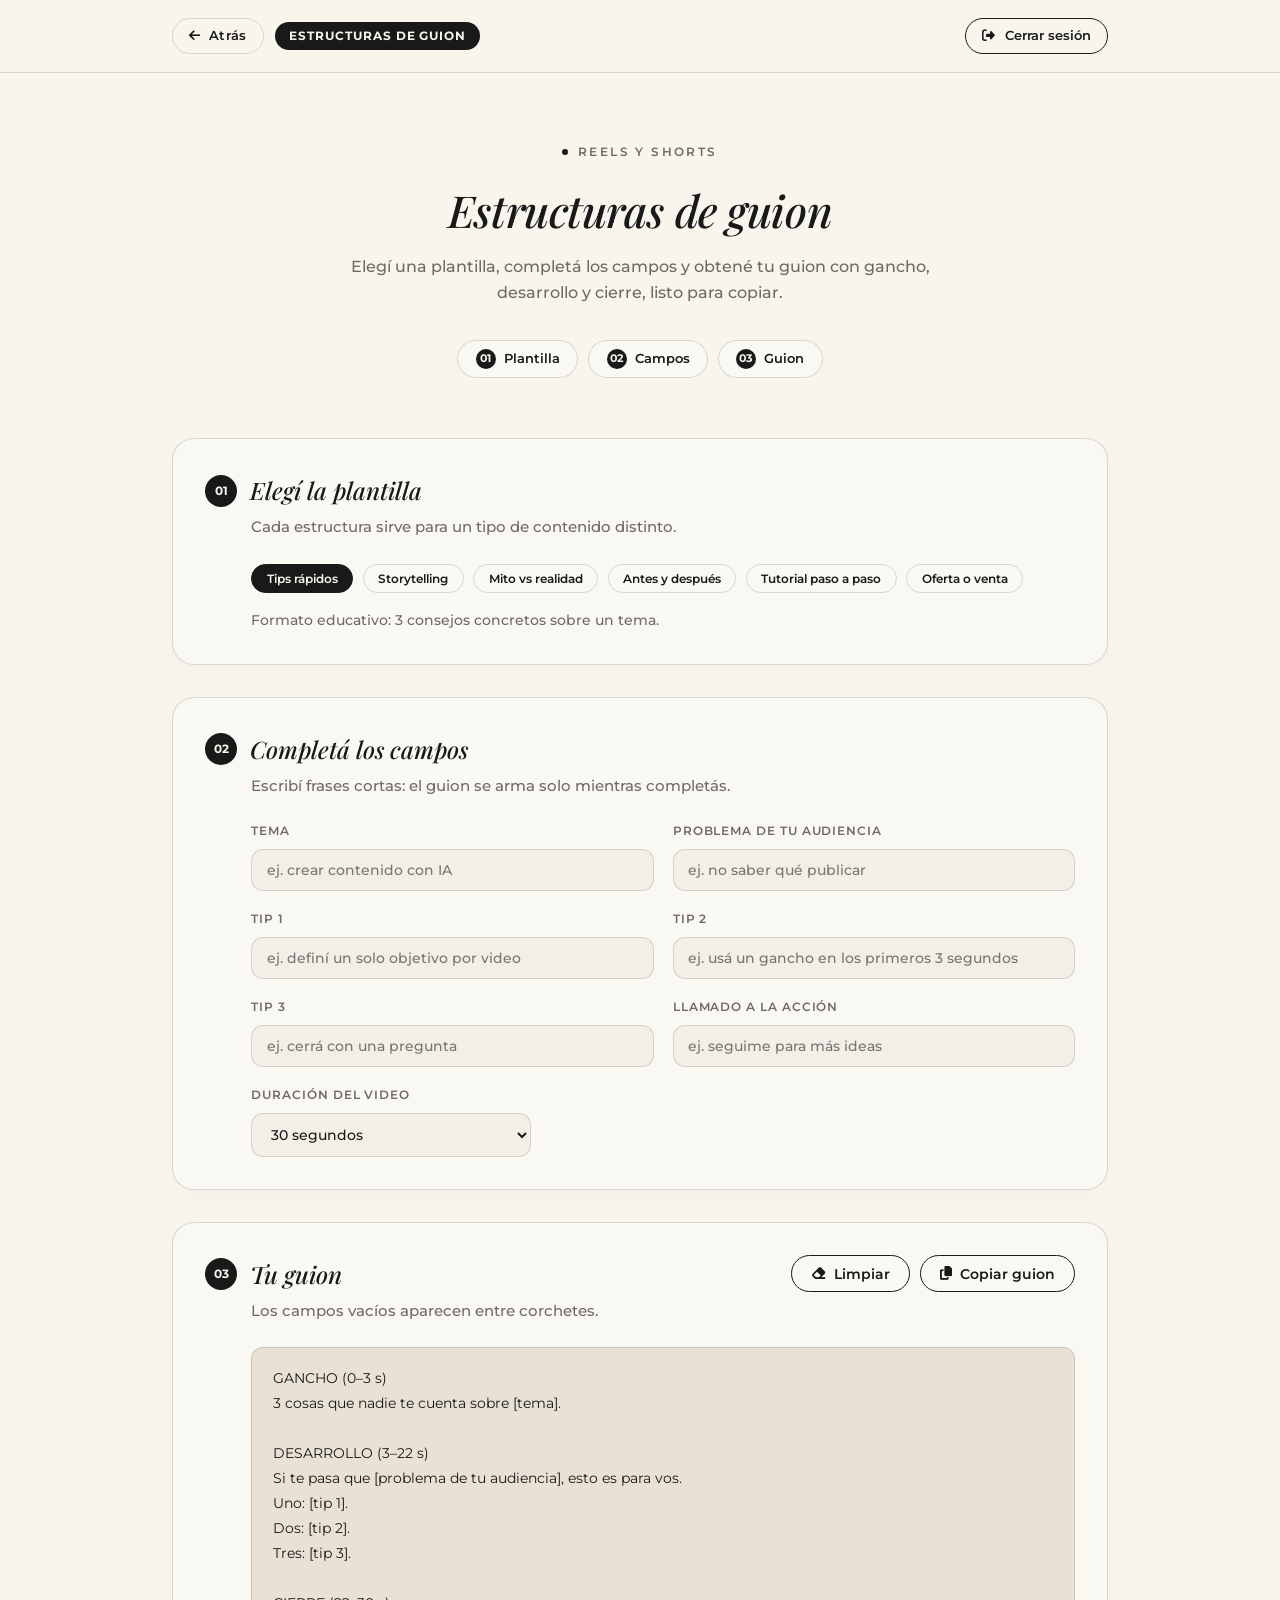
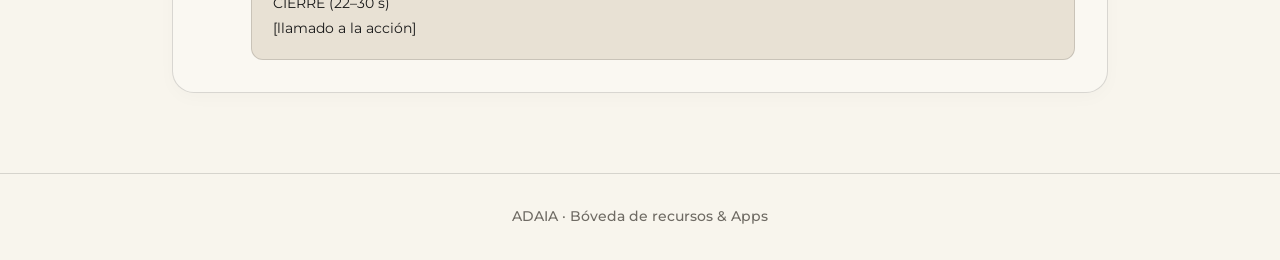
<file: guiones-reels.html>
<!DOCTYPE html>
<html lang="es">

<head>
    <meta charset="UTF-8">
    <meta name="viewport" content="width=device-width, initial-scale=1.0">
    <title>Estructuras de Guion</title>
    <link rel="preconnect" href="https://fonts.googleapis.com">
    <link rel="preconnect" href="https://fonts.gstatic.com" crossorigin>
    <link
        href="https://fonts.googleapis.com/css2?family=Montserrat:wght@400;500;600;700&family=Playfair+Display:ital,wght@1,500;1,600&display=swap"
        rel="stylesheet">
    <link rel="stylesheet" href="https://cdnjs.cloudflare.com/ajax/libs/font-awesome/6.5.1/css/all.min.css">
    <link rel="stylesheet" href="design-tokens-ailencatriel.css">
    <link rel="stylesheet" href="topbar.css">
    <style>
        * {
            margin: 0;
            padding: 0;
            box-sizing: border-box;
        }

        body {
            background-color: var(--color-bg);
            color: var(--color-text);
            font-family: var(--font-sans);
            line-height: 1.6;
        }

        h1,
        h2,
        h3 {
            font-family: var(--font-serif);
            font-style: italic;
            font-weight: 500;
        }

        .step-label {
            font-family: var(--font-sans);
            text-transform: uppercase;
        }

        .container {
            max-width: 1000px;
            margin: 0 auto;
            padding: 0 2rem;
        }

        /* Ancho del topbar propio de esta página (el resto vive en topbar.css) */
        .topbar-inner {
            max-width: 1000px;
            padding: 1.1rem 2rem;
        }

        /* Header */
        header.hero {
            padding: 4rem 0 2.8rem;
            text-align: center;
        }

        .eyebrow {
            display: inline-flex;
            align-items: center;
            gap: 0.6rem;
            font-size: 0.75rem;
            letter-spacing: 0.2em;
            color: var(--color-text-muted);
            font-weight: 600;
            text-transform: uppercase;
            margin-bottom: 1.4rem;
        }

        .eyebrow .dot {
            width: 6px;
            height: 6px;
            border-radius: 50%;
            background: var(--color-text);
        }

        header.hero h1 {
            font-size: clamp(30px, 5.5vw, 44px);
            margin-bottom: 1rem;
            line-height: 1.2;
            letter-spacing: -0.01em;
        }

        header.hero h1 .hl {
            font-style: italic;
        }

        header.hero p {
            max-width: 620px;
            margin: 0 auto;
            color: var(--color-text-muted);
            font-size: 1.02rem;
            font-weight: 500;
        }

        .step-nav {
            display: flex;
            justify-content: center;
            gap: 0.6rem;
            flex-wrap: wrap;
            margin-top: 2.2rem;
        }

        .step-nav a {
            display: flex;
            align-items: center;
            gap: 0.5rem;
            text-decoration: none;
            font-family: var(--font-sans);
            font-size: 0.82rem;
            font-weight: 600;
            color: var(--color-text);
            background: var(--color-surface);
            border: 1px solid var(--color-border-soft);
            border-radius: var(--radius-pill);
            padding: 0.45rem 1.1rem;
            transition: var(--transition);
        }

        .step-nav a:hover {
            border-color: var(--color-text);
            transform: translateY(-2px);
            box-shadow: var(--shadow-hover);
        }

        .step-nav .num {
            width: 20px;
            height: 20px;
            border-radius: 50%;
            background: var(--color-text);
            color: var(--color-bg);
            display: flex;
            align-items: center;
            justify-content: center;
            font-size: 0.68rem;
            font-weight: 700;
        }

        main {
            padding: 1rem 0 5rem;
            display: flex;
            flex-direction: column;
            gap: 2rem;
        }

        /* Section card */
        section.card {
            background: var(--color-surface);
            border: 1px solid var(--color-border-soft);
            border-radius: var(--radius-card);
            box-shadow: var(--shadow-soft);
            padding: 2rem;
            transition: var(--transition);
        }

        .card-head {
            display: flex;
            flex-wrap: wrap;
            justify-content: space-between;
            align-items: flex-start;
            gap: 1rem;
            margin-bottom: 1.5rem;
        }

        .card-title-row {
            display: flex;
            align-items: center;
            gap: 0.8rem;
            margin-bottom: 0.4rem;
        }

        .step-badge {
            width: 32px;
            height: 32px;
            flex-shrink: 0;
            border-radius: 50%;
            background: var(--color-text);
            display: flex;
            align-items: center;
            justify-content: center;
            font-family: var(--font-sans);
            font-weight: 700;
            font-size: 0.78rem;
            color: var(--color-bg);
        }

        section.card h2 {
            font-size: 1.5rem;
        }

        .card-sub {
            color: var(--color-text-muted);
            font-size: 0.92rem;
            font-weight: 500;
            margin-left: 2.9rem;
        }

        .copy-btn {
            flex-shrink: 0;
            display: flex;
            align-items: center;
            gap: 0.5rem;
            background: transparent;
            color: var(--color-text);
            border: 1px solid var(--color-text);
            border-radius: var(--radius-pill);
            padding: 0.6rem 1.2rem;
            font-family: var(--font-sans);
            font-weight: 600;
            font-size: 0.85rem;
            cursor: pointer;
            transition: var(--transition);
        }

        .copy-btn:hover {
            background: var(--color-text);
            color: var(--color-bg);
            transform: translateY(-2px);
            box-shadow: var(--shadow-hover);
        }

        .copy-btn.copied {
            background: var(--color-text);
            color: var(--color-bg);
        }

        .field-block {
            margin-left: 2.9rem;
        }

        label.field-label {
            font-family: var(--font-sans);
            font-size: 0.72rem;
            letter-spacing: 0.08em;
            text-transform: uppercase;
            font-weight: 600;
            color: var(--color-text-muted);
            display: block;
            margin-bottom: 0.5rem;
        }

        .field-input,
        .field-select,
        .field-textarea {
            width: 100%;
            background: var(--color-bg-alt);
            color: var(--color-text);
            border: 1px solid var(--color-border-soft);
            border-radius: 12px;
            padding: 0.7rem 0.9rem;
            font-family: var(--font-sans);
            font-size: 0.88rem;
            font-weight: 500;
            outline: none;
            transition: var(--transition);
        }

        .field-input:focus,
        .field-select:focus,
        .field-textarea:focus {
            border-color: var(--color-text);
            background: var(--color-surface);
        }

        select.field-select {
            cursor: pointer;
        }

        textarea.field-textarea {
            resize: vertical;
            min-height: 70px;
            line-height: 1.5;
        }

        .grid-2 {
            display: grid;
            grid-template-columns: 1fr 1fr;
            gap: 1.2rem;
        }

        .editable-zone {
            background: var(--color-surface-alt);
            border: 1px dashed var(--color-border);
            border-radius: 12px;
            padding: 0.9rem 1.1rem;
            color: var(--color-text);
            font-family: var(--font-sans);
            font-size: 0.88rem;
            font-weight: 500;
            line-height: 1.7;
            width: 100%;
            resize: vertical;
            outline: none;
            min-height: 90px;
            transition: var(--transition);
        }

        .editable-zone:focus {
            border-color: var(--color-text);
        }

        .editable-zone::placeholder {
            color: var(--color-text-muted);
            opacity: 0.8;
        }

        .output-box {
            background: var(--color-surface-alt);
            border: 1px solid var(--color-border-soft);
            border-radius: 12px;
            padding: 1.1rem 1.3rem;
            font-family: var(--font-sans);
            font-size: 0.87rem;
            color: var(--color-text);
            line-height: 1.8;
            white-space: pre-wrap;
            word-break: break-word;
            min-height: 80px;
            font-weight: 400;
        }

        .pulse-row {
            display: flex;
            align-items: center;
            gap: 0.5rem;
            margin-bottom: 0.3rem;
        }

        .pulse-dot {
            width: 7px;
            height: 7px;
            border-radius: 50%;
            background: var(--color-text);
            animation: pulse 2s infinite;
            flex-shrink: 0;
        }

        @keyframes pulse {

            0%,
            100% {
                opacity: 1;
                transform: scale(1);
            }

            50% {
                opacity: 0.4;
                transform: scale(0.75);
            }
        }

        .pulse-label {
            font-family: var(--font-sans);
            font-size: 0.72rem;
            letter-spacing: 0.08em;
            text-transform: uppercase;
            font-weight: 600;
            color: var(--color-text-muted);
        }

        .micro-note {
            color: var(--color-text-muted);
            font-size: 0.85rem;
            font-weight: 500;
            margin: 0.8rem 0 1rem;
        }

        .micro-note code {
            background: var(--color-surface-alt);
            color: var(--color-text);
            padding: 0.1rem 0.4rem;
            border-radius: 4px;
            font-family: var(--font-sans);
            font-weight: 700;
            font-size: 0.8rem;
        }

        .micro-bank {
            display: flex;
            flex-wrap: wrap;
            gap: 0.6rem;
        }

        .micro-chip {
            background: transparent;
            border: 1px solid var(--color-border-soft);
            border-radius: var(--radius-pill);
            padding: 0.4rem 0.9rem;
            color: var(--color-text);
            font-family: var(--font-sans);
            font-size: 0.78rem;
            font-weight: 600;
            cursor: pointer;
            white-space: nowrap;
            transition: var(--transition);
        }

        .micro-chip:hover {
            border-color: var(--color-text);
            transform: translateY(-2px);
            box-shadow: var(--shadow-hover);
        }

        .micro-chip.copied {
            background: var(--color-text);
            color: var(--color-bg);
            border-color: var(--color-text);
        }

        footer.page-footer {
            border-top: 1px solid var(--color-border-soft);
            padding: 2rem 0;
            text-align: center;
            color: var(--color-text-muted);
            font-size: 0.85rem;
            font-weight: 500;
        }

        #toast {
            position: fixed;
            bottom: 1.5rem;
            right: 1.5rem;
            transform: translateY(120%);
            opacity: 0;
            background: var(--color-text);
            color: var(--color-bg);
            font-weight: 600;
            padding: 0.8rem 1.4rem;
            border-radius: var(--radius-pill);
            box-shadow: var(--shadow-hover);
            transition: all 0.3s ease;
            z-index: 100;
            display: flex;
            align-items: center;
            gap: 0.6rem;
            font-family: var(--font-sans);
        }

        #toast.show {
            transform: translateY(0);
            opacity: 1;
        }

        @media (max-width: 700px) {
            .grid-2 {
                grid-template-columns: 1fr;
            }

            .card-sub,
            .field-block {
                margin-left: 0;
            }

            section.card {
                padding: 1.4rem;
            }
        }

        .template-bank {
            margin-left: 2.9rem;
        }

        .micro-chip.active {
            background: var(--color-text);
            color: var(--color-bg);
            border-color: var(--color-text);
        }

        .template-desc {
            margin-top: 1rem;
            color: var(--color-text-muted);
            font-size: 0.88rem;
            font-weight: 500;
        }

        .btn-row {
            display: flex;
            flex-wrap: wrap;
            gap: 0.6rem;
        }

        @media (max-width: 700px) {
            .template-bank {
                margin-left: 0;
            }
        }
    </style>
    <link rel="manifest" href="/manifest.webmanifest">
    <meta name="theme-color" content="#191919">
    <link rel="icon" type="image/png" href="/icons/icon-192.png?v=2">
    <link rel="apple-touch-icon" href="/icons/apple-touch-icon.png?v=2">
    <script>
        if ('serviceWorker' in navigator) {
            window.addEventListener('load', function () { navigator.serviceWorker.register('/sw.js').catch(function () { }); });
        }
    </script>
</head>

<body>

    <div class="topbar">
        <div class="topbar-inner">
            <div class="brand">
                <a class="back-link" href="recursos.html"><i class="fas fa-arrow-left"></i> Atrás</a>
                <span class="brand-badge">ESTRUCTURAS DE GUION</span>
            </div>
            <div class="topbar-actions">
                <a class="logout-btn" href="/api/logout">
                    <i class="fas fa-right-from-bracket"></i>
                    <span>Cerrar sesión</span>
                </a>
            </div>
        </div>
    </div>

    <div class="container">
        <header class="hero">
            <div class="eyebrow"><span class="dot"></span> Reels y shorts</div>
            <h1>Estructuras de <span class="hl">guion</span></h1>
            <p>Elegí una plantilla, completá los campos y obtené tu guion con gancho, desarrollo y cierre, listo para
                copiar.</p>

            <nav class="step-nav">
                <a href="#paso-plantilla"><span class="num">01</span> Plantilla</a>
                <a href="#paso-campos"><span class="num">02</span> Campos</a>
                <a href="#paso-guion"><span class="num">03</span> Guion</a>
            </nav>
        </header>

        <main>

            <section class="card" id="paso-plantilla">
                <div class="card-title-row">
                    <div class="step-badge">01</div>
                    <h2>Elegí la plantilla</h2>
                </div>
                <p class="card-sub">Cada estructura sirve para un tipo de contenido distinto.</p>
                <div class="template-bank" style="margin-top:1.5rem;">
                    <div class="micro-bank" id="template-bank"></div>
                    <p class="template-desc" id="template-desc"></p>
                </div>
            </section>

            <section class="card" id="paso-campos">
                <div class="card-title-row">
                    <div class="step-badge">02</div>
                    <h2>Completá los campos</h2>
                </div>
                <p class="card-sub">Escribí frases cortas: el guion se arma solo mientras completás.</p>
                <div class="field-block" style="margin-top:1.5rem;">
                    <div class="grid-2" id="fields"></div>
                    <div style="margin-top:1.2rem; max-width: 280px;">
                        <label class="field-label" for="duration">Duración del video</label>
                        <select id="duration" class="field-select">
                            <option value="15">15 segundos</option>
                            <option value="30" selected>30 segundos</option>
                            <option value="45">45 segundos</option>
                            <option value="60">60 segundos</option>
                        </select>
                    </div>
                </div>
            </section>

            <section class="card" id="paso-guion">
                <div class="card-head">
                    <div>
                        <div class="card-title-row">
                            <div class="step-badge">03</div>
                            <h2>Tu guion</h2>
                        </div>
                        <p class="card-sub">Los campos vacíos aparecen entre corchetes.</p>
                    </div>
                    <div class="btn-row">
                        <button class="copy-btn" id="clear-btn" type="button"><i class="fas fa-eraser"></i> Limpiar</button>
                        <button class="copy-btn" id="copy-btn" type="button"><i class="fas fa-copy"></i> Copiar guion</button>
                    </div>
                </div>
                <div class="field-block">
                    <div class="output-box" id="output"></div>
                </div>
            </section>

        </main>
    </div>

    <footer class="page-footer">
        <p>ADAIA · Bóveda de recursos &amp; Apps</p>
    </footer>

    <div id="toast"><i class="fas fa-check"></i> <span class="toast-text">¡Copiado al portapapeles!</span></div>

    <script src="shared.js"></script>
    <script>
        // Campos reutilizables entre plantillas: [etiqueta, ejemplo]
        const F = {
            tema: ['Tema', 'ej. crear contenido con IA'],
            problema: ['Problema de tu audiencia', 'ej. no saber qué publicar'],
            tip1: ['Tip 1', 'ej. definí un solo objetivo por video'],
            tip2: ['Tip 2', 'ej. usá un gancho en los primeros 3 segundos'],
            tip3: ['Tip 3', 'ej. cerrá con una pregunta'],
            situacion: ['Situación inicial', 'ej. probé una herramienta nueva'],
            giro: ['Punto de giro', 'ej. cambié mi método'],
            resultado: ['Resultado', 'ej. dupliqué mis vistas'],
            aprendizaje: ['Aprendizaje', 'ej. la constancia gana a la perfección'],
            mito: ['Mito', 'ej. hay que publicar todos los días'],
            realidad: ['Realidad', 'ej. importa más la calidad que la cantidad'],
            prueba: ['Prueba o ejemplo', 'ej. mi último video tuvo 10 mil vistas'],
            antes: ['Antes', 'ej. publicaba sin estrategia'],
            despues: ['Después', 'ej. tengo un calendario de contenido'],
            tiempo: ['Tiempo', 'ej. 30 días'],
            cambio: ['Qué cambió', 'ej. planifiqué todo en una sola sesión'],
            logro: ['Qué querés lograr', 'ej. crear un reel con IA'],
            paso1: ['Paso 1', 'ej. definí tu idea'],
            paso2: ['Paso 2', 'ej. generá las imágenes'],
            paso3: ['Paso 3', 'ej. editá y publicá'],
            solucion: ['Tu solución o producto', 'ej. mi plantilla de guiones'],
            beneficio: ['Beneficio principal', 'ej. ahorrar horas cada semana'],
            oferta: ['Qué incluye', 'ej. 10 plantillas y una guía'],
            cta: ['Llamado a la acción', 'ej. seguime para más ideas']
        };

        // Cada sección usa {campo} como hueco; las líneas de una sección se separan con \n.
        const TEMPLATES = [
            {
                name: 'Tips rápidos',
                desc: 'Formato educativo: 3 consejos concretos sobre un tema.',
                sections: [
                    ['Gancho', '3 cosas que nadie te cuenta sobre {tema}.'],
                    ['Desarrollo', 'Si te pasa que {problema}, esto es para vos.\nUno: {tip1}.\nDos: {tip2}.\nTres: {tip3}.'],
                    ['Cierre', '{cta}']
                ]
            },
            {
                name: 'Storytelling',
                desc: 'Contá una historia breve con un giro y una enseñanza.',
                sections: [
                    ['Gancho', 'Hace poco {situacion}… y no me esperaba lo que vino después.'],
                    ['Desarrollo', 'El problema era {problema}.\nHasta que {giro}.\nEl resultado: {resultado}.'],
                    ['Cierre', 'Lo que aprendí: {aprendizaje}.\n{cta}']
                ]
            },
            {
                name: 'Mito vs realidad',
                desc: 'Desmontá una creencia común y respaldala con una prueba.',
                sections: [
                    ['Gancho', 'Te mintieron: {mito}.'],
                    ['Desarrollo', 'La realidad es que {realidad}.\nLa prueba: {prueba}.'],
                    ['Cierre', '{cta}']
                ]
            },
            {
                name: 'Antes y después',
                desc: 'Mostrá una transformación y qué la hizo posible.',
                sections: [
                    ['Gancho', 'Pasé de {antes} a {despues} en {tiempo}.'],
                    ['Desarrollo', 'Esto fue lo que cambió: {cambio}.'],
                    ['Cierre', '{cta}']
                ]
            },
            {
                name: 'Tutorial paso a paso',
                desc: 'Enseñá a lograr algo en tres pasos.',
                sections: [
                    ['Gancho', 'Cómo {logro} en 3 pasos.'],
                    ['Desarrollo', 'Paso 1: {paso1}.\nPaso 2: {paso2}.\nPaso 3: {paso3}.'],
                    ['Cierre', 'Con esto ya podés {logro}.\n{cta}']
                ]
            },
            {
                name: 'Oferta o venta',
                desc: 'Presentá un producto o servicio desde el problema que resuelve.',
                sections: [
                    ['Gancho', '¿Seguís con {problema}?'],
                    ['Desarrollo', 'Te presento {solucion}.\nCon esto conseguís {beneficio}.\nIncluye: {oferta}.'],
                    ['Cierre', '{cta}']
                ]
            }
        ];

        const GANCHO_SEG = 3;
        let current = 0;
        const values = {}; // conserva lo escrito al cambiar de plantilla

        const $ = (id) => document.getElementById(id);

        function fieldsOf(tpl) {
            const seen = [];
            tpl.sections.forEach(([, text]) => {
                (text.match(/\{(\w+)\}/g) || []).forEach((m) => {
                    const k = m.slice(1, -1);
                    if (!seen.includes(k)) seen.push(k);
                });
            });
            return seen;
        }

        // Gancho fijo de 3 s; el resto se reparte 70 % desarrollo / 30 % cierre
        function ranges(total) {
            const dev = Math.round((total - GANCHO_SEG) * 0.7);
            return [[0, GANCHO_SEG], [GANCHO_SEG, GANCHO_SEG + dev], [GANCHO_SEG + dev, total]];
        }

        function render() {
            const tpl = TEMPLATES[current];
            const r = ranges(parseInt($('duration').value, 10));
            $('output').textContent = tpl.sections.map(([title, body], i) => {
                const filled = body.replace(/\{(\w+)\}/g, (_, k) => {
                    const v = (values[k] || '').trim();
                    return v || '[' + F[k][0].toLowerCase() + ']';
                });
                return title.toUpperCase() + ' (' + r[i][0] + '–' + r[i][1] + ' s)\n' + filled;
            }).join('\n\n');
        }

        function renderFields() {
            const wrap = $('fields');
            wrap.innerHTML = '';
            fieldsOf(TEMPLATES[current]).forEach((k) => {
                const div = document.createElement('div');
                const label = document.createElement('label');
                label.className = 'field-label';
                label.htmlFor = 'f-' + k;
                label.textContent = F[k][0];
                const input = document.createElement('input');
                input.className = 'field-input';
                input.id = 'f-' + k;
                input.type = 'text';
                input.placeholder = F[k][1];
                input.value = values[k] || '';
                input.addEventListener('input', () => { values[k] = input.value; render(); });
                div.append(label, input);
                wrap.appendChild(div);
            });
        }

        function selectTemplate(i) {
            current = i;
            document.querySelectorAll('#template-bank .micro-chip').forEach((b, idx) => {
                b.classList.toggle('active', idx === i);
            });
            $('template-desc').textContent = TEMPLATES[i].desc;
            renderFields();
            render();
        }

        TEMPLATES.forEach((t, i) => {
            const b = document.createElement('button');
            b.type = 'button';
            b.className = 'micro-chip';
            b.textContent = t.name;
            b.addEventListener('click', () => selectTemplate(i));
            $('template-bank').appendChild(b);
        });

        $('duration').addEventListener('change', render);

        $('copy-btn').addEventListener('click', async () => {
            const ok = await copyToClipboard($('output').textContent);
            showToast(ok ? '¡Guion copiado al portapapeles!' : 'No se pudo copiar');
        });

        $('clear-btn').addEventListener('click', () => {
            Object.keys(values).forEach((k) => delete values[k]);
            renderFields();
            render();
        });

        selectTemplate(0);
    </script>
</body>

</html>
</file>
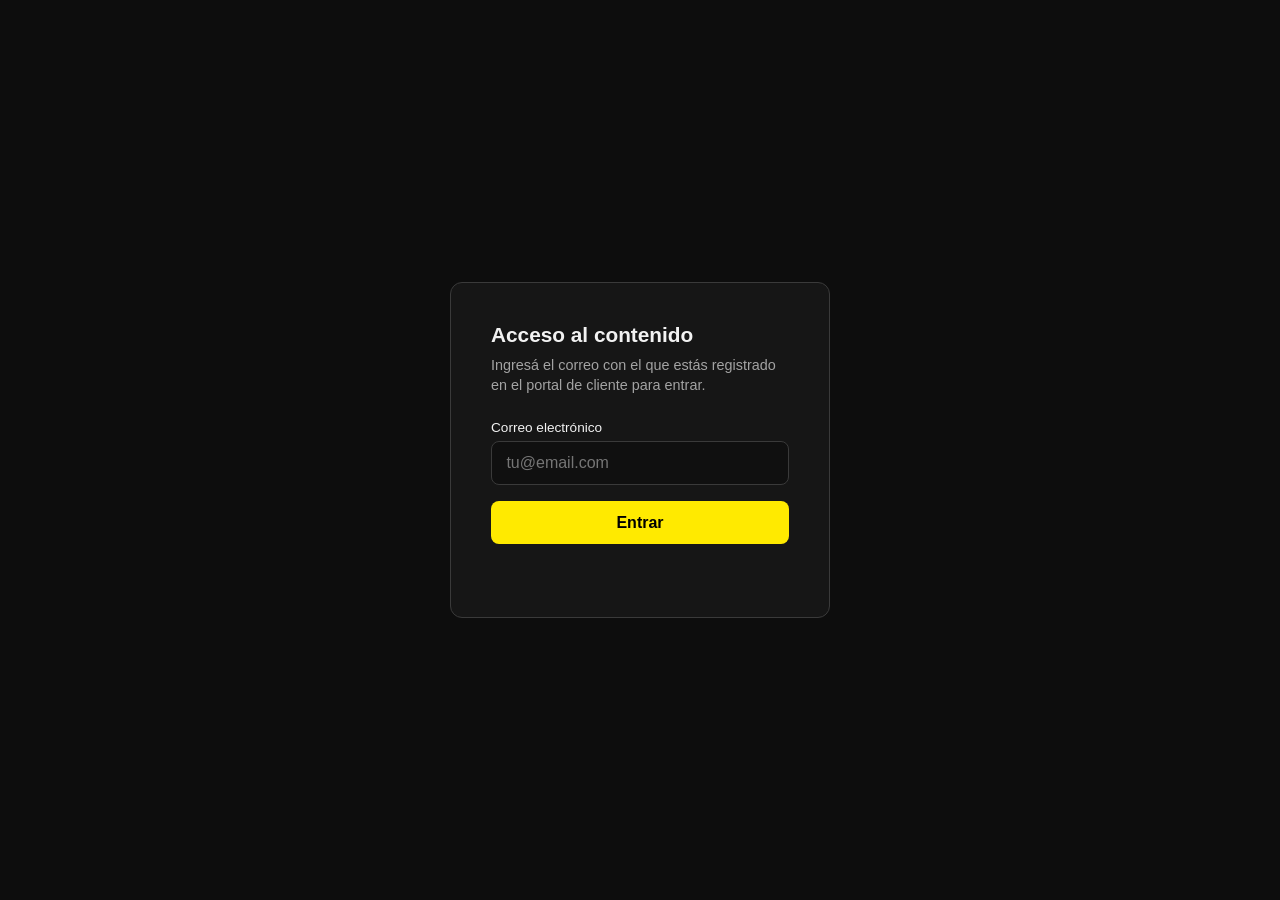
<file: login.html>
<!DOCTYPE html>
<html lang="es">
<head>
<meta charset="UTF-8">
<meta name="viewport" content="width=device-width, initial-scale=1.0">
<title>Acceso al contenido</title>
<style>
  :root {
    --bg-color: #0d0d0d;
    --card-bg: #161616;
    --text-color: #f2f2f2;
    --text-muted: #a3a3a3;
    --accent-color: #ffea00;
    --border-color: #3a3a3a;
  }
  * { box-sizing: border-box; }
  body {
    margin: 0;
    min-height: 100vh;
    display: flex;
    align-items: center;
    justify-content: center;
    background: var(--bg-color);
    color: var(--text-color);
    font-family: 'Segoe UI', Arial, sans-serif;
    padding: 1.5rem;
  }
  .card {
    background: var(--card-bg);
    border: 1px solid var(--border-color);
    border-radius: 12px;
    padding: 2.5rem;
    max-width: 380px;
    width: 100%;
  }
  h1 { font-size: 1.3rem; margin: 0 0 .5rem; }
  p.sub { color: var(--text-muted); font-size: .9rem; margin: 0 0 1.5rem; line-height: 1.4; }
  label { display: block; font-size: .85rem; margin-bottom: .4rem; }
  input[type="email"] {
    width: 100%;
    padding: .75rem .9rem;
    border-radius: 8px;
    border: 1px solid var(--border-color);
    background: #101010;
    color: var(--text-color);
    font-size: 1rem;
    margin-bottom: 1rem;
  }
  input[type="email"]:focus { outline: 2px solid var(--accent-color); }
  button {
    width: 100%;
    padding: .8rem;
    border: none;
    border-radius: 8px;
    background: var(--accent-color);
    color: #000;
    font-weight: 700;
    font-size: 1rem;
    cursor: pointer;
  }
  button:disabled { opacity: .6; cursor: default; }
  .msg { margin-top: 1rem; font-size: .85rem; min-height: 1.2em; }
  .msg.error { color: #ff6b6b; }
  .msg.ok { color: #7bd88f; }
</style>
</head>
<body>
  <form class="card" id="loginForm">
    <h1>Acceso al contenido</h1>
    <p class="sub">Ingresá el correo con el que estás registrado en el portal de cliente para entrar.</p>
    <label for="email">Correo electrónico</label>
    <input type="email" id="email" name="email" required autocomplete="email" placeholder="tu@email.com">
    <button type="submit" id="submitBtn">Entrar</button>
    <div class="msg" id="msg"></div>
  </form>

  <script>
    const form = document.getElementById('loginForm');
    const msg = document.getElementById('msg');
    const btn = document.getElementById('submitBtn');
    const params = new URLSearchParams(window.location.search);
    const next = params.get('next') || '/contenido-redes-ia.html';

    form.addEventListener('submit', async (e) => {
      e.preventDefault();
      const email = document.getElementById('email').value.trim();
      btn.disabled = true;
      msg.textContent = 'Verificando...';
      msg.className = 'msg';

      try {
        const res = await fetch('/api/login', {
          method: 'POST',
          headers: { 'Content-Type': 'application/json' },
          body: JSON.stringify({ email }),
        });
        const data = await res.json();

        if (res.ok && data.ok) {
          msg.textContent = 'Acceso concedido, redirigiendo...';
          msg.className = 'msg ok';
          window.location.href = next;
        } else {
          msg.textContent = data.message || 'No se pudo verificar el acceso.';
          msg.className = 'msg error';
          btn.disabled = false;
        }
      } catch (err) {
        msg.textContent = 'Error de conexión, intentá de nuevo.';
        msg.className = 'msg error';
        btn.disabled = false;
      }
    });
  </script>
</body>
</html>
</file>
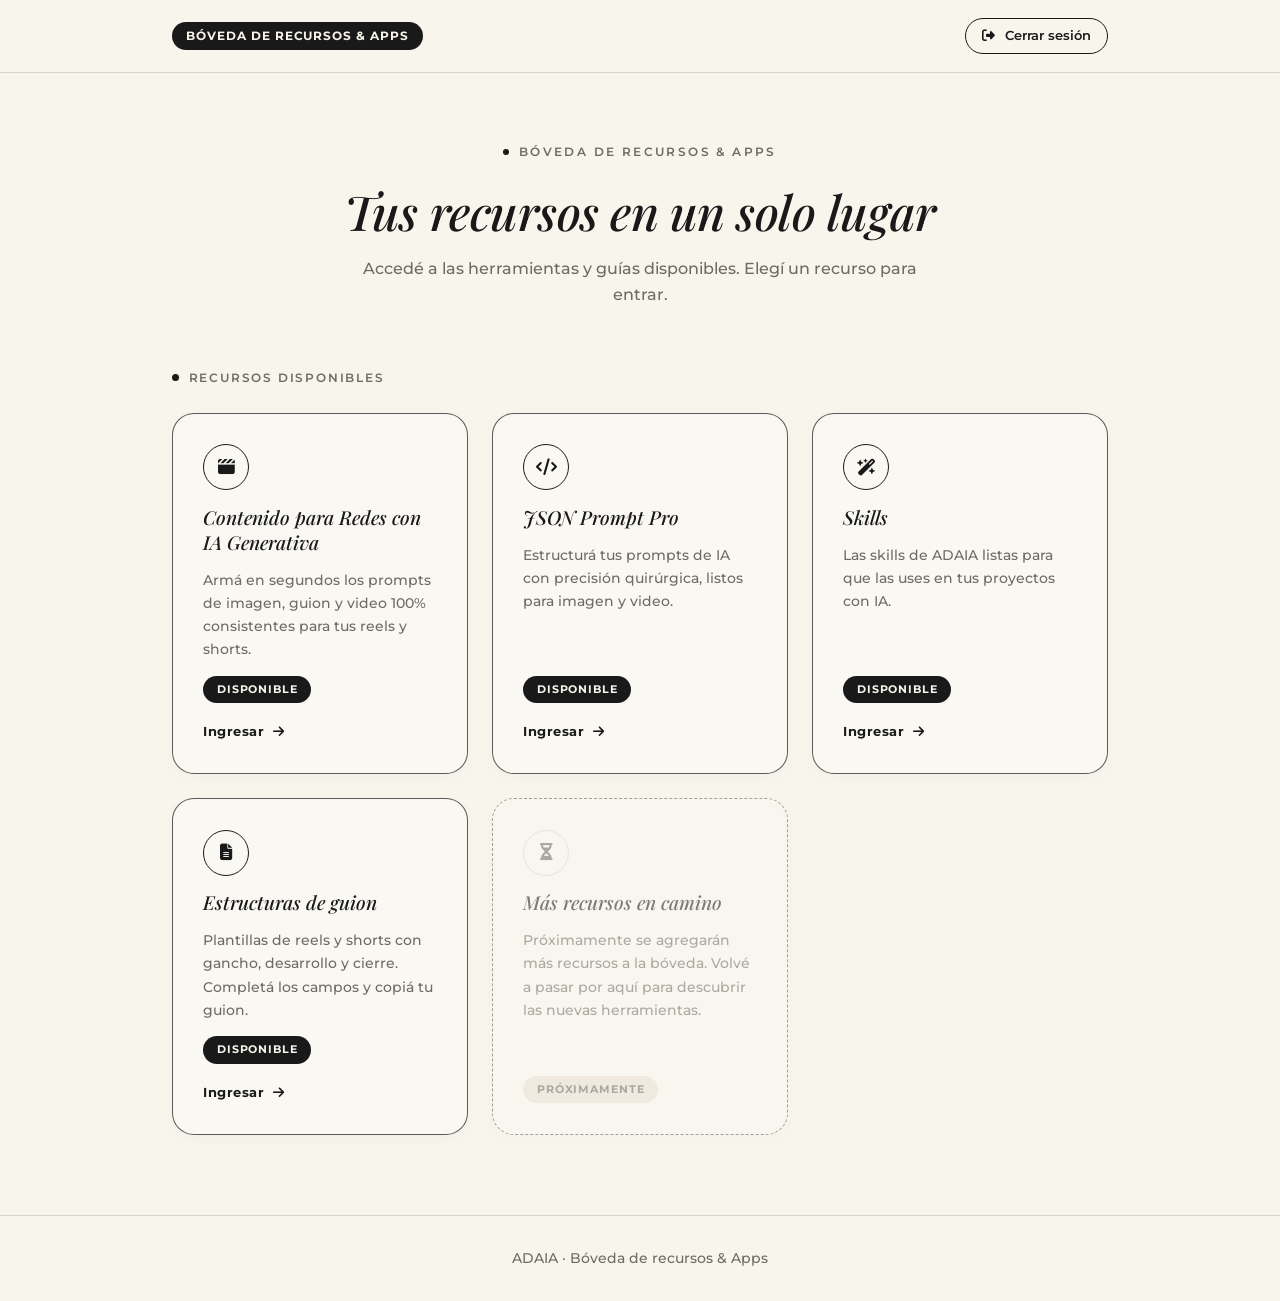
<file: recursos.html>
<!DOCTYPE html>
<html lang="es">

<head>
    <meta charset="UTF-8">
    <meta name="viewport" content="width=device-width, initial-scale=1.0">
    <title>Bóveda de recursos &amp; Apps</title>
    <link rel="preconnect" href="https://fonts.googleapis.com">
    <link rel="preconnect" href="https://fonts.gstatic.com" crossorigin>
    <link
        href="https://fonts.googleapis.com/css2?family=Montserrat:wght@400;500;600;700&family=Playfair+Display:ital,wght@1,500;1,600&display=swap"
        rel="stylesheet">
    <link rel="stylesheet" href="https://cdnjs.cloudflare.com/ajax/libs/font-awesome/6.5.1/css/all.min.css">
    <link rel="stylesheet" href="design-tokens-ailencatriel.css">
    <link rel="stylesheet" href="topbar.css">
    <style>
        * {
            margin: 0;
            padding: 0;
            box-sizing: border-box;
        }

        body {
            background-color: var(--color-bg);
            color: var(--color-text);
            font-family: var(--font-sans);
            line-height: 1.6;
        }

        h1,
        h2,
        h3 {
            font-family: var(--font-serif);
            font-style: italic;
            font-weight: 500;
        }

        .step-label {
            font-family: var(--font-sans);
            text-transform: uppercase;
        }

        .container {
            max-width: 1000px;
            margin: 0 auto;
            padding: 0 2rem;
        }

        /* Ancho del topbar propio de esta página (el resto vive en topbar.css) */
        .topbar-inner {
            max-width: 1000px;
            padding: 1.1rem 2rem;
        }

        /* Header */
        header.hero {
            padding: 4rem 0 2.8rem;
            text-align: center;
        }

        .eyebrow {
            display: inline-flex;
            align-items: center;
            gap: 0.6rem;
            font-size: 0.75rem;
            letter-spacing: 0.2em;
            color: var(--color-text-muted);
            font-weight: 600;
            text-transform: uppercase;
            margin-bottom: 1.4rem;
        }

        .eyebrow .dot {
            width: 6px;
            height: 6px;
            border-radius: 50%;
            background: var(--color-text);
        }

        header.hero h1 {
            font-size: clamp(32px, 6vw, 48px);
            margin-bottom: 1rem;
            line-height: 1.15;
            letter-spacing: -0.01em;
        }

        header.hero h1 .hl {
            font-style: normal;
            font-family: var(--font-serif);
            font-style: italic;
        }

        header.hero p {
            max-width: 560px;
            margin: 0 auto;
            color: var(--color-text-muted);
            font-size: 1.02rem;
            font-weight: 500;
        }

        main {
            padding: 1rem 0 5rem;
        }

        .section-label {
            display: flex;
            align-items: center;
            gap: 0.6rem;
            margin-bottom: 1.6rem;
        }

        .section-label .pulse-dot {
            width: 7px;
            height: 7px;
            border-radius: 50%;
            background: var(--color-text);
            animation: pulse 2s infinite;
            flex-shrink: 0;
        }

        @keyframes pulse {

            0%,
            100% {
                opacity: 1;
                transform: scale(1);
            }

            50% {
                opacity: 0.4;
                transform: scale(0.75);
            }
        }

        .section-label span.txt {
            font-family: var(--font-sans);
            font-size: 0.75rem;
            letter-spacing: 0.15em;
            text-transform: uppercase;
            color: var(--color-text-muted);
            font-weight: 600;
        }

        .resource-grid {
            display: grid;
            grid-template-columns: repeat(auto-fit, minmax(260px, 1fr));
            gap: 1.5rem;
        }

        .resource-card {
            position: relative;
            overflow: hidden;
            background: rgba(255, 255, 255, 0.35);
            border: 1px solid var(--color-border);
            border-radius: var(--radius-card);
            box-shadow: var(--shadow-soft);
            padding: 1.9rem;
            display: flex;
            flex-direction: column;
            gap: 0.9rem;
            text-decoration: none;
            color: var(--color-text);
            transition: transform 300ms var(--ease-premium), background 300ms var(--ease-premium),
                box-shadow 300ms var(--ease-premium), border-color 300ms var(--ease-premium);
        }

        .resource-card::after {
            content: "";
            position: absolute;
            left: 0;
            bottom: 0;
            height: 1px;
            width: 0%;
            background: var(--color-border);
            transition: width 350ms var(--ease-premium);
        }

        a.resource-card:hover {
            background: var(--color-surface);
            border-color: var(--color-text);
            transform: translateY(-4px);
            box-shadow: var(--shadow-hover);
        }

        a.resource-card:hover::after {
            width: 100%;
        }

        a.resource-card:active {
            transform: translateY(-1px);
        }

        .resource-card.locked {
            opacity: 0.55;
            cursor: not-allowed;
            border-style: dashed;
        }

        .resource-icon {
            width: 46px;
            height: 46px;
            border-radius: 50%;
            background: transparent;
            border: 1px solid var(--color-text);
            display: flex;
            align-items: center;
            justify-content: center;
            font-size: 1.05rem;
            color: var(--color-text);
            flex-shrink: 0;
        }

        .resource-card.locked .resource-icon {
            border-color: var(--color-border-soft);
            color: var(--color-text-muted);
        }

        .resource-card h3 {
            font-size: 1.2rem;
            line-height: 1.3;
        }

        .resource-card p {
            color: var(--color-text-muted);
            font-size: 0.9rem;
            font-weight: 500;
            flex-grow: 1;
        }

        .resource-cta {
            display: inline-flex;
            align-items: center;
            gap: 0.5rem;
            font-family: var(--font-sans);
            font-size: 0.8rem;
            letter-spacing: 0.04em;
            font-weight: 700;
            margin-top: 0.3rem;
        }

        .resource-cta i {
            transition: transform 0.2s ease;
        }

        a.resource-card:hover .resource-cta i {
            transform: translateX(4px);
        }

        .resource-badge {
            align-self: flex-start;
            background: var(--color-surface-alt);
            border: none;
            border-radius: var(--radius-pill);
            padding: 0.32rem 0.85rem;
            font-family: var(--font-sans);
            font-size: 0.68rem;
            letter-spacing: 0.08em;
            text-transform: uppercase;
            color: var(--color-text-muted);
            font-weight: 700;
        }

        .resource-badge.live {
            background: var(--color-text);
            color: var(--color-bg);
        }

        footer.page-footer {
            border-top: 1px solid var(--color-border-soft);
            padding: 2rem 0;
            text-align: center;
            color: var(--color-text-muted);
            font-size: 0.85rem;
            font-weight: 500;
        }

        @media (max-width: 700px) {
            .resource-card {
                padding: 1.5rem;
            }
        }
    </style>
    <link rel="manifest" href="/manifest.webmanifest">
    <meta name="theme-color" content="#191919">
    <link rel="icon" type="image/png" href="/icons/icon-192.png?v=2">
    <link rel="apple-touch-icon" href="/icons/apple-touch-icon.png?v=2">
    <script>
        if ('serviceWorker' in navigator) {
            window.addEventListener('load', function () { navigator.serviceWorker.register('/sw.js').catch(function () { }); });
        }
    </script>
</head>

<body>

    <div class="topbar">
        <div class="topbar-inner">
            <div class="brand">
                <span class="brand-badge">Bóveda de recursos &amp; Apps</span>
            </div>
            <div class="topbar-actions">
                <a class="logout-btn" href="/api/logout">
                    <i class="fas fa-right-from-bracket"></i>
                    <span>Cerrar sesión</span>
                </a>
            </div>
        </div>
    </div>

    <div class="container">
        <header class="hero">
            <div class="eyebrow"><span class="dot"></span> Bóveda de recursos &amp; Apps</div>
            <h1>Tus <span class="hl">recursos</span> en un solo lugar</h1>
            <p>Accedé a las herramientas y guías disponibles. Elegí un recurso para entrar.</p>
        </header>

        <main>
            <div class="section-label">
                <div class="pulse-dot"></div>
                <span class="txt">Recursos disponibles</span>
            </div>

            <div class="resource-grid">

                <a class="resource-card" href="contenido-redes-ia.html">
                    <div class="resource-icon"><i class="fas fa-clapperboard"></i></div>
                    <h3>Contenido para Redes con IA Generativa</h3>
                    <p>Armá en segundos los prompts de imagen, guion y video 100% consistentes para tus reels y shorts.
                    </p>
                    <span class="resource-badge live">Disponible</span>
                    <span class="resource-cta">Ingresar <i class="fas fa-arrow-right"></i></span>
                </a>

                <a class="resource-card" href="json-prompt-pro.html">
                    <div class="resource-icon"><i class="fas fa-code"></i></div>
                    <h3>JSON Prompt Pro</h3>
                    <p>Estructurá tus prompts de IA con precisión quirúrgica, listos para imagen y video.</p>
                    <span class="resource-badge live">Disponible</span>
                    <span class="resource-cta">Ingresar <i class="fas fa-arrow-right"></i></span>
                </a>

                <a class="resource-card" href="skills-adaia.html">
                    <div class="resource-icon"><i class="fas fa-wand-magic-sparkles"></i></div>
                    <h3>Skills</h3>
                    <p>Las skills de ADAIA listas para que las uses en tus proyectos con IA.</p>
                    <span class="resource-badge live">Disponible</span>
                    <span class="resource-cta">Ingresar <i class="fas fa-arrow-right"></i></span>
                </a>

                <a class="resource-card" href="guiones-reels.html">
                    <div class="resource-icon"><i class="fas fa-file-lines"></i></div>
                    <h3>Estructuras de guion</h3>
                    <p>Plantillas de reels y shorts con gancho, desarrollo y cierre. Completá los campos y copiá tu guion.
                    </p>
                    <span class="resource-badge live">Disponible</span>
                    <span class="resource-cta">Ingresar <i class="fas fa-arrow-right"></i></span>
                </a>

                <div class="resource-card locked" aria-disabled="true">
                    <div class="resource-icon"><i class="fas fa-hourglass-half"></i></div>
                    <h3>Más recursos en camino</h3>
                    <p>Próximamente se agregarán más recursos a la bóveda. Volvé a pasar por aquí para descubrir las
                        nuevas herramientas.</p>
                    <span class="resource-badge">Próximamente</span>
                </div>

            </div>
        </main>
    </div>

    <footer class="page-footer">
        <p>ADAIA · Bóveda de recursos &amp; Apps</p>
    </footer>
</body>

</html>
</file>
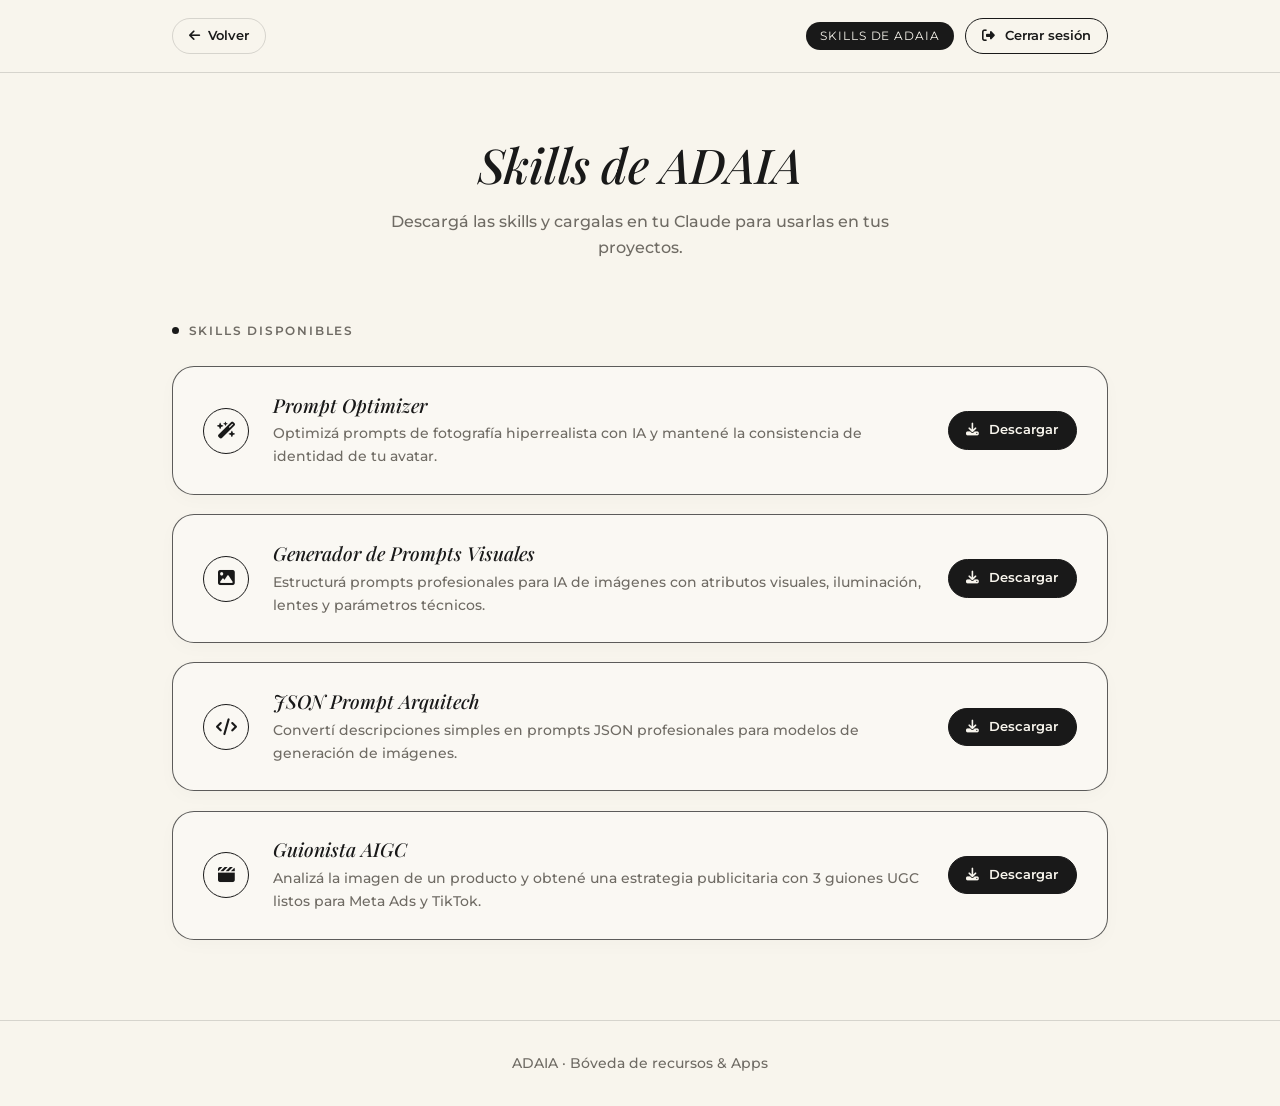
<file: skills-adaia.html>
<!DOCTYPE html>
<html lang="es">

<head>
    <meta charset="UTF-8">
    <meta name="viewport" content="width=device-width, initial-scale=1.0">
    <title>Skills de ADAIA</title>
    <link rel="preconnect" href="https://fonts.googleapis.com">
    <link rel="preconnect" href="https://fonts.gstatic.com" crossorigin>
    <link
        href="https://fonts.googleapis.com/css2?family=Montserrat:wght@400;500;600;700&family=Playfair+Display:ital,wght@1,500;1,600&display=swap"
        rel="stylesheet">
    <link rel="stylesheet" href="https://cdnjs.cloudflare.com/ajax/libs/font-awesome/6.5.1/css/all.min.css">
    <link rel="stylesheet" href="design-tokens-ailencatriel.css">
    <link rel="stylesheet" href="topbar.css">
    <style>
        * {
            margin: 0;
            padding: 0;
            box-sizing: border-box;
        }

        body {
            background-color: var(--color-bg);
            color: var(--color-text);
            font-family: var(--font-sans);
            line-height: 1.6;
        }

        h1,
        h2,
        h3 {
            font-family: var(--font-serif);
            font-style: italic;
            font-weight: 500;
        }

        .container {
            max-width: 1000px;
            margin: 0 auto;
            padding: 0 2rem;
        }

        /* Ancho del topbar propio de esta página (el resto vive en topbar.css) */
        .topbar-inner {
            max-width: 1000px;
            padding: 1.1rem 2rem;
        }

        header.hero {
            padding: 4rem 0 2.8rem;
            text-align: center;
        }

        header.hero h1 {
            font-size: clamp(32px, 6vw, 48px);
            margin-bottom: 1rem;
            line-height: 1.15;
            letter-spacing: -0.01em;
        }

        header.hero p {
            max-width: 560px;
            margin: 0 auto;
            color: var(--color-text-muted);
            font-size: 1.02rem;
            font-weight: 500;
        }

        main {
            padding: 1rem 0 5rem;
        }

        .section-label {
            display: flex;
            align-items: center;
            gap: 0.6rem;
            margin-bottom: 1.6rem;
        }

        .section-label .pulse-dot {
            width: 7px;
            height: 7px;
            border-radius: 50%;
            background: var(--color-text);
            animation: pulse 2s infinite;
            flex-shrink: 0;
        }

        @keyframes pulse {

            0%,
            100% {
                opacity: 1;
                transform: scale(1);
            }

            50% {
                opacity: 0.4;
                transform: scale(0.75);
            }
        }

        .section-label span.txt {
            font-family: var(--font-sans);
            font-size: 0.75rem;
            letter-spacing: 0.15em;
            text-transform: uppercase;
            color: var(--color-text-muted);
            font-weight: 600;
        }

        .resource-grid {
            display: grid;
            grid-template-columns: 1fr;
            gap: 1.2rem;
        }

        .resource-card {
            position: relative;
            overflow: hidden;
            background: rgba(255, 255, 255, 0.35);
            border: 1px solid var(--color-border);
            border-radius: var(--radius-card);
            box-shadow: var(--shadow-soft);
            padding: 1.6rem 1.9rem;
            display: grid;
            grid-template-columns: auto 1fr auto;
            grid-template-areas: "icon title btn" "icon desc btn";
            column-gap: 1.5rem;
            row-gap: 0.3rem;
            align-items: center;
            text-decoration: none;
            color: var(--color-text);
            transition: transform 300ms var(--ease-premium), background 300ms var(--ease-premium),
                box-shadow 300ms var(--ease-premium), border-color 300ms var(--ease-premium);
        }

        .resource-card::after {
            content: "";
            position: absolute;
            left: 0;
            bottom: 0;
            height: 1px;
            width: 0%;
            background: var(--color-border);
            transition: width 350ms var(--ease-premium);
        }

        .resource-card:hover {
            background: var(--color-surface);
            border-color: var(--color-text);
            transform: translateY(-4px);
            box-shadow: var(--shadow-hover);
        }

        .resource-card:hover::after {
            width: 100%;
        }

        .resource-card:active {
            transform: translateY(-1px);
        }

        .resource-icon {
            width: 46px;
            height: 46px;
            border-radius: 50%;
            background: transparent;
            border: 1px solid var(--color-text);
            display: flex;
            align-items: center;
            justify-content: center;
            font-size: 1.05rem;
            color: var(--color-text);
            flex-shrink: 0;
        }

        .resource-icon {
            grid-area: icon;
        }

        .resource-card h3 {
            grid-area: title;
            font-size: 1.2rem;
            line-height: 1.3;
        }

        .resource-card p {
            grid-area: desc;
            color: var(--color-text-muted);
            font-size: 0.9rem;
            font-weight: 500;
            flex-grow: 1;
        }

        .download-btn {
            display: inline-flex;
            align-items: center;
            grid-area: btn;
            gap: 0.6rem;
            background: var(--color-text);
            color: var(--color-bg);
            border: 1px solid var(--color-text);
            border-radius: var(--radius-pill);
            padding: 0.5rem 1.1rem;
            text-decoration: none;
            font-family: var(--font-sans);
            font-size: 0.8rem;
            font-weight: 600;
            transition: var(--transition);
        }

        .download-btn:hover {
            background: transparent;
            color: var(--color-text);
            transform: translateY(-2px);
            box-shadow: var(--shadow-hover);
        }

        .resource-badge {
            align-self: flex-start;
            background: var(--color-surface-alt);
            border: none;
            border-radius: var(--radius-pill);
            padding: 0.32rem 0.85rem;
            font-family: var(--font-sans);
            font-size: 0.68rem;
            letter-spacing: 0.08em;
            text-transform: uppercase;
            color: var(--color-text-muted);
            font-weight: 700;
        }

        footer.page-footer {
            border-top: 1px solid var(--color-border-soft);
            padding: 2rem 0;
            text-align: center;
            color: var(--color-text-muted);
            font-size: 0.85rem;
            font-weight: 500;
        }

        @media (max-width: 700px) {
            .resource-card {
                padding: 1.5rem;
                grid-template-columns: auto 1fr;
                grid-template-areas: "icon title" "desc desc" "btn btn";
                row-gap: 0.8rem;
            }

            .download-btn {
                justify-self: start;
            }
        }
    </style>
    <link rel="manifest" href="/manifest.webmanifest">
    <meta name="theme-color" content="#191919">
    <link rel="icon" type="image/png" href="/icons/icon-192.png?v=2">
    <link rel="apple-touch-icon" href="/icons/apple-touch-icon.png?v=2">
    <script>
        if ('serviceWorker' in navigator) {
            window.addEventListener('load', function () { navigator.serviceWorker.register('/sw.js').catch(function () { }); });
        }
    </script>
</head>

<body>

    <div class="topbar">
        <div class="topbar-inner">
            <a class="back-link" href="recursos.html"><i class="fas fa-arrow-left"></i> Volver</a>
            <div class="topbar-actions">
                <span class="brand-badge">Skills de ADAIA</span>
                <a class="logout-btn" href="/api/logout">
                    <i class="fas fa-right-from-bracket"></i>
                    <span>Cerrar sesión</span>
                </a>
            </div>
        </div>
    </div>

    <div class="container">
        <header class="hero">
            <h1>Skills de <span class="hl">ADAIA</span></h1>
            <p>Descargá las skills y cargalas en tu Claude para usarlas en tus proyectos.</p>
        </header>

        <main>
            <div class="section-label">
                <div class="pulse-dot"></div>
                <span class="txt">Skills disponibles</span>
            </div>

            <div class="resource-grid">

                <div class="resource-card">
                    <div class="resource-icon"><i class="fas fa-wand-magic-sparkles"></i></div>
                    <h3>Prompt Optimizer</h3>
                    <p>Optimizá prompts de fotografía hiperrealista con IA y mantené la consistencia de identidad de tu avatar.</p>
                    <a class="download-btn" href="skills/prompt-optimizer.skill" download><i class="fas fa-download"></i> Descargar</a>
                </div>

                <div class="resource-card">
                    <div class="resource-icon"><i class="fas fa-image"></i></div>
                    <h3>Generador de Prompts Visuales</h3>
                    <p>Estructurá prompts profesionales para IA de imágenes con atributos visuales, iluminación, lentes y parámetros técnicos.</p>
                    <a class="download-btn" href="skills/generador-prompts-visuales.skill" download><i class="fas fa-download"></i> Descargar</a>
                </div>

                <div class="resource-card">
                    <div class="resource-icon"><i class="fas fa-code"></i></div>
                    <h3>JSON Prompt Arquitech</h3>
                    <p>Convertí descripciones simples en prompts JSON profesionales para modelos de generación de imágenes.</p>
                    <a class="download-btn" href="skills/json-prompt-arquitech.skill" download><i class="fas fa-download"></i> Descargar</a>
                </div>

                <div class="resource-card">
                    <div class="resource-icon"><i class="fas fa-clapperboard"></i></div>
                    <h3>Guionista AIGC</h3>
                    <p>Analizá la imagen de un producto y obtené una estrategia publicitaria con 3 guiones UGC listos para Meta Ads y TikTok.</p>
                    <a class="download-btn" href="skills/guionista-aigc.skill" download><i class="fas fa-download"></i> Descargar</a>
                </div>

            </div>
        </main>
    </div>

    <footer class="page-footer">
        <p>ADAIA · Bóveda de recursos &amp; Apps</p>
    </footer>
</body>

</html>
</file>
<file: design-tokens-ailencatriel.css>
/* Design tokens — ailencatriel.com (estilo editorial premium: crema + charcoal) */
:root {
  /* Color */
  --color-bg: #F8F5ED;
  --color-bg-alt: #F3EFE6;
  --color-surface: #FAF8F2;
  --color-surface-alt: #E8E1D4;
  --color-text: #191919;
  --color-text-muted: #6F6B64;
  --color-border: rgba(25, 25, 25, 0.70);
  --color-border-soft: rgba(25, 25, 25, 0.15);

  /* Tipografía */
  --font-sans: 'Montserrat', sans-serif;
  --font-serif: 'Playfair Display', serif;
  --fw-regular: 400;
  --fw-medium: 500;
  --fw-semibold: 600;
  --fw-bold: 700;
  --fs-heading-xl: clamp(36px, 8vw, 52px);
  --fs-body: 16px;
  --fs-label: 12px;
  --ls-label: 0.08em;

  /* Bordes */
  --border-width: 1px;
  --radius-card: 22px;
  --radius-pill: 999px;

  /* Sombras suaves (editorial, sin dureza) */
  --shadow-soft: 0 5px 18px rgba(0, 0, 0, 0.025);
  --shadow-hover: 0 12px 28px rgba(0, 0, 0, 0.07);

  /* Movimiento */
  --ease-premium: cubic-bezier(.22, 1, .36, 1);
  --transition: all 250ms var(--ease-premium);

  /* Espaciado */
  --space-card-padding: 1.7rem 1.9rem;
  --space-section-gap: 24px;
}

/* Componente: link-card (botón de link-in-bio editorial) */
.link-card {
  position: relative;
  overflow: hidden;
  display: flex;
  align-items: center;
  justify-content: space-between;
  gap: 1rem;
  background: rgba(255, 255, 255, 0.25);
  color: var(--color-text);
  border: var(--border-width) solid var(--color-border);
  border-radius: var(--radius-card);
  box-shadow: var(--shadow-soft);
  padding: var(--space-card-padding);
  font-family: var(--font-sans);
  font-weight: var(--fw-semibold);
  font-size: 0.92rem;
  text-transform: uppercase;
  letter-spacing: 0.03em;
  text-decoration: none;
  transition: transform 300ms var(--ease-premium), background 300ms var(--ease-premium),
    box-shadow 300ms var(--ease-premium), border-color 300ms var(--ease-premium);
}

/* Línea editorial que aparece de izquierda a derecha al hover */
.link-card::after {
  content: "";
  position: absolute;
  left: 0;
  bottom: 0;
  height: 1px;
  width: 0%;
  background: rgba(25, 25, 25, 0.35);
  transition: width 350ms var(--ease-premium);
}

.link-card:hover {
  background: var(--color-surface);
  border-color: var(--color-text);
  transform: translateY(-4px);
  box-shadow: var(--shadow-hover);
}

.link-card:hover::after {
  width: 100%;
}

.link-card:active {
  transform: translateY(-1px);
}

.link-card--highlight {
  background: var(--color-surface-alt);
}

/* Componente: badge (ej. "PRÓXIMAMENTE") */
.badge {
  display: inline-block;
  background: var(--color-text);
  color: var(--color-bg);
  border-radius: var(--radius-pill);
  font-family: var(--font-sans);
  font-weight: var(--fw-bold);
  font-size: var(--fs-label);
  letter-spacing: var(--ls-label);
  text-transform: uppercase;
  padding: 4px 14px;
}

/* Componente: avatar (foto de perfil circular) */
.avatar {
  border-radius: 50%;
  border: var(--border-width) solid rgba(25, 25, 25, 0.75);
  box-shadow: 0 12px 30px rgba(0, 0, 0, 0.08);
}

/* Anillo exterior fino y sutil detrás del avatar */
.avatar-ring {
  border: 1px solid var(--color-border-soft);
  border-radius: 50%;
}

/* Componente: botón de icono social */
.social-icon-button {
  display: inline-flex;
  align-items: center;
  justify-content: center;
  width: 54px;
  height: 54px;
  border-radius: 50%;
  border: 1px solid var(--color-text);
  background: transparent;
  color: var(--color-text);
  transition: var(--transition);
}

.social-icon-button:hover {
  background: var(--color-text);
  color: var(--color-bg);
  transform: translateY(-4px);
  box-shadow: var(--shadow-hover);
}

.social-icon-button:active {
  transform: translateY(-1px) scale(0.97);
}

/* Encabezado principal editorial (username / títulos hero) */
.heading-xl {
  font-family: var(--font-serif);
  font-style: italic;
  font-weight: var(--fw-medium);
  font-size: var(--fs-heading-xl);
  color: var(--color-text);
  letter-spacing: -0.01em;
}

/* Kicker / eyebrow: pequeño label tracked encima de un título */
.eyebrow {
  display: inline-block;
  font-family: var(--font-sans);
  font-weight: var(--fw-semibold);
  font-size: 0.75rem;
  letter-spacing: 0.2em;
  text-transform: uppercase;
  color: var(--color-text-muted);
}

/* Línea divisoria fina (debajo del username, entre secciones) */
.divider {
  width: 70px;
  height: 1px;
  background: var(--color-text);
  opacity: 0.35;
  margin: 28px auto 0;
}

/* Par título/subtítulo dentro de una link-card (sans uppercase + serif itálica) */
.card-title {
  font-family: var(--font-sans);
  font-weight: var(--fw-semibold);
  font-size: 0.92rem;
  text-transform: uppercase;
  letter-spacing: 0.06em;
  line-height: 1.2;
}

.card-subtitle {
  font-family: var(--font-serif);
  font-style: italic;
  font-weight: var(--fw-regular);
  font-size: 0.95rem;
  color: rgba(25, 25, 25, 0.65);
}

/* Foco accesible consistente en toda la marca */
a:focus-visible,
button:focus-visible,
.link-card:focus-visible,
.social-icon-button:focus-visible {
  outline: 2px solid var(--color-text);
  outline-offset: 4px;
}
</file>
<file: topbar.css>
/* Barra superior compartida (back-link, badge de marca, logout) — vault.ailencatriel
   Usa los tokens de design-tokens-ailencatriel.css; enlazar ese archivo antes que este.
   Cada página define su propio max-width/padding para .topbar-inner según el ancho de su .container. */

.topbar {
  border-bottom: 1px solid var(--color-border-soft);
  background: var(--color-bg);
  position: sticky;
  top: 0;
  z-index: 50;
}

.topbar-inner {
  margin: 0 auto;
  padding: 1.1rem 1.5rem;
  display: flex;
  align-items: center;
  justify-content: space-between;
}

.brand {
  display: flex;
  align-items: center;
  gap: 0.7rem;
  font-family: var(--font-sans);
  font-weight: 700;
  letter-spacing: 0.04em;
}

.brand-badge {
  background: var(--color-text);
  color: var(--color-bg);
  padding: 4px 14px;
  font-size: 12px;
  border-radius: var(--radius-pill);
  letter-spacing: 0.08em;
  text-transform: uppercase;
}

.back-link {
  display: flex;
  align-items: center;
  gap: 0.5rem;
  text-decoration: none;
  background: transparent;
  color: var(--color-text);
  border: 1px solid var(--color-border-soft);
  border-radius: var(--radius-pill);
  padding: 0.45rem 1rem;
  cursor: pointer;
  font-family: var(--font-sans);
  font-weight: 600;
  font-size: 0.8rem;
  transition: var(--transition);
}

.back-link:hover {
  border-color: var(--color-text);
  transform: translateY(-2px);
  box-shadow: var(--shadow-hover);
}

.topbar-actions {
  display: flex;
  align-items: center;
  gap: 0.7rem;
}

.logout-btn {
  display: flex;
  align-items: center;
  gap: 0.6rem;
  background: transparent;
  color: var(--color-text);
  border: 1px solid var(--color-text);
  border-radius: var(--radius-pill);
  padding: 0.45rem 1rem;
  cursor: pointer;
  text-decoration: none;
  font-family: var(--font-sans);
  font-weight: 600;
  font-size: 0.8rem;
  transition: var(--transition);
}

.logout-btn:hover {
  background: var(--color-text);
  color: var(--color-bg);
  transform: translateY(-2px);
  box-shadow: var(--shadow-hover);
}
</file>
